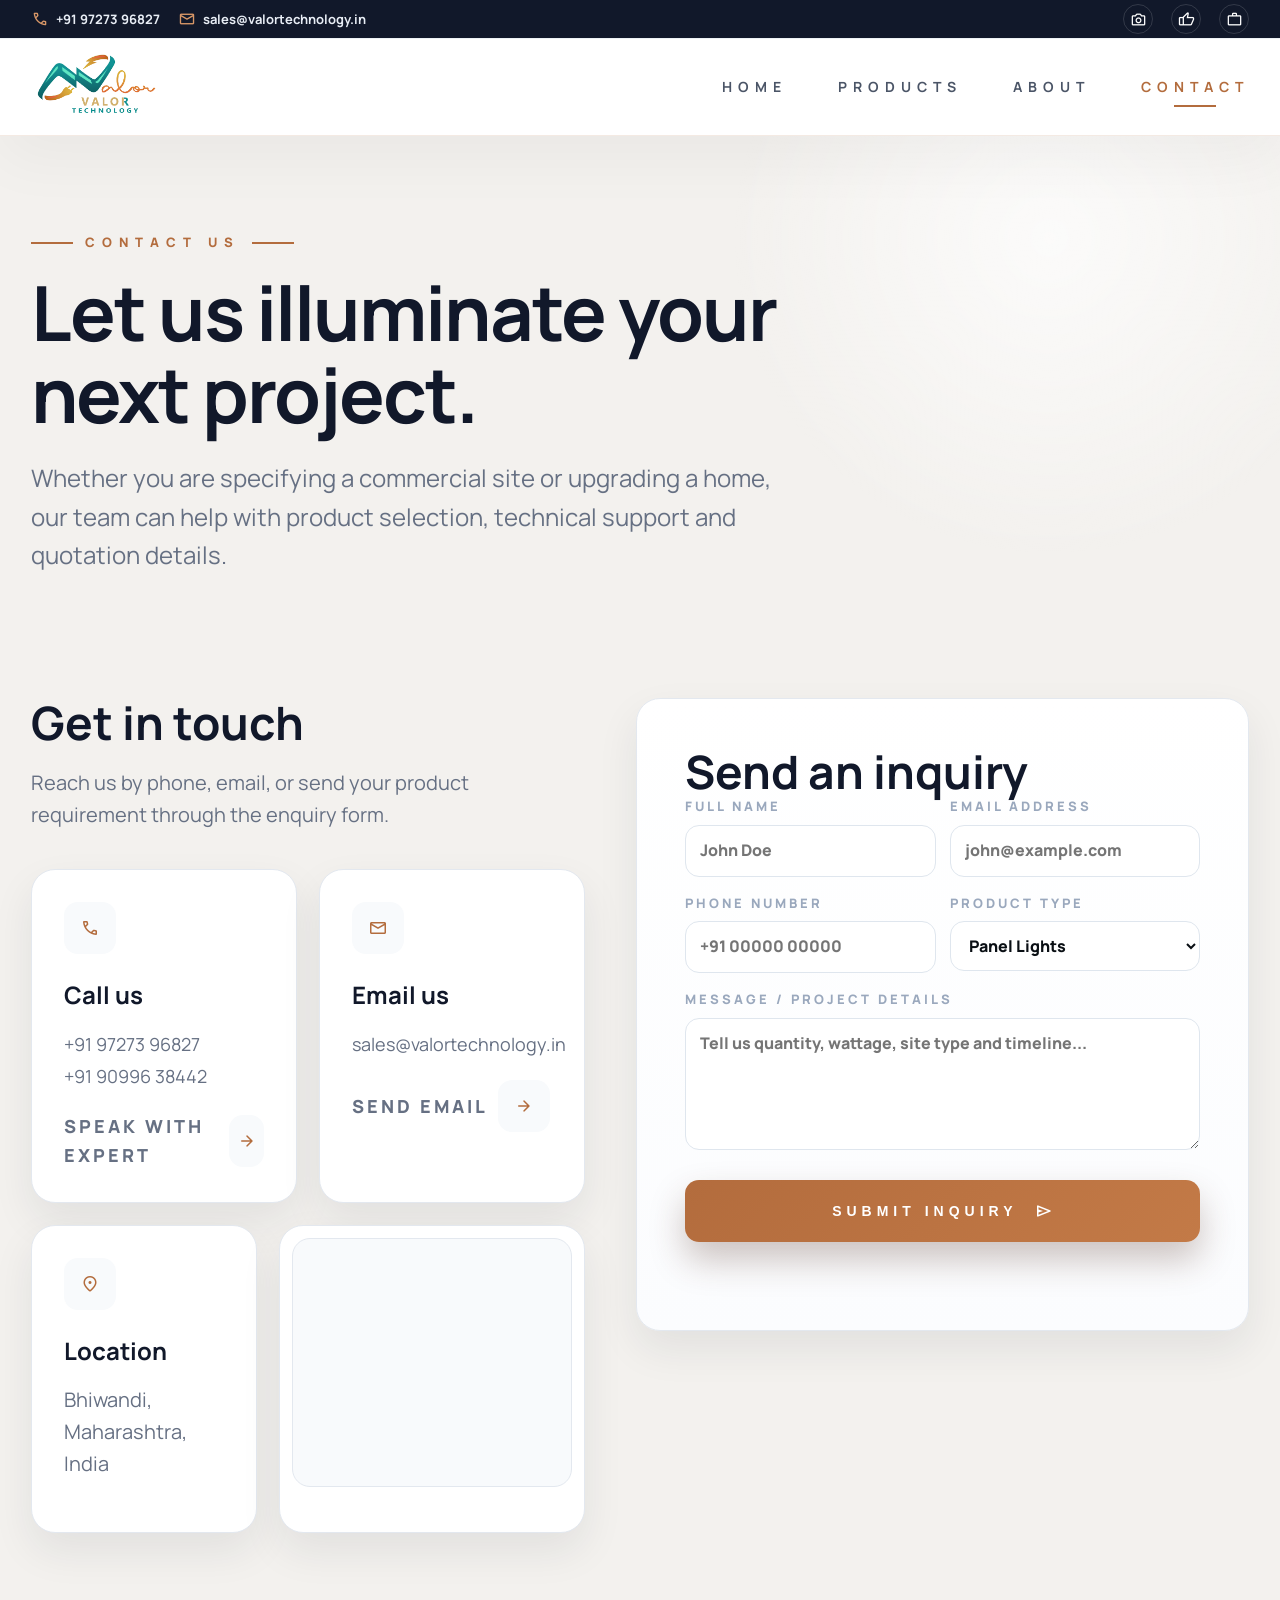
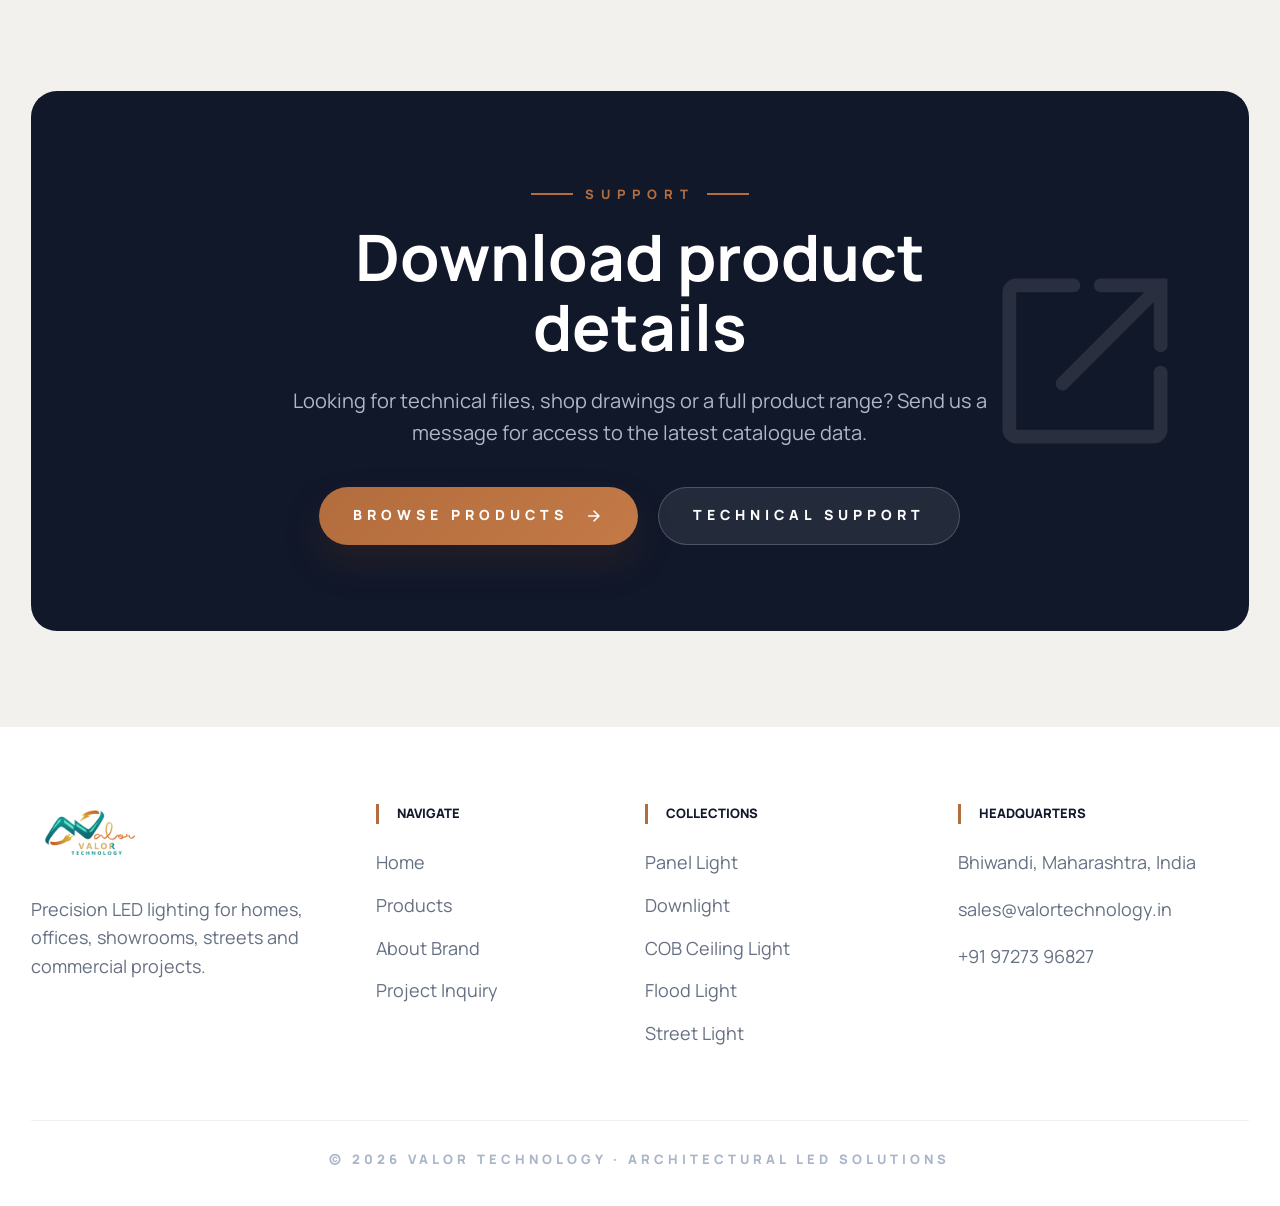
<file: contact.html>
<!DOCTYPE html>
<html lang="en">
<head>
  <meta charset="UTF-8">
  <meta name="viewport" content="width=device-width, initial-scale=1.0">
  <title>Contact Valor LED</title>
  <meta name="description" content="Contact Valor Technology for LED product quotes, dealer enquiries and project lighting requirements.">
  <link rel="preconnect" href="https://fonts.googleapis.com">
  <link rel="preconnect" href="https://fonts.gstatic.com" crossorigin>
  <link href="https://fonts.googleapis.com/css2?family=Manrope:wght@400;500;600;700;800&family=Material+Symbols+Rounded:opsz,wght,FILL,GRAD@24,400,0,0" rel="stylesheet">
  <link rel="stylesheet" href="styles.css">
</head>
<body class="home-page inner-page contact-page">
  <header class="site-header home-header">
    <div class="top-social-bar">
      <div class="top-social-inner">
        <div class="top-contact">
          <a href="tel:+919727396827"><span class="material-symbols-rounded">call</span>+91 97273 96827</a>
          <a href="mailto:sales@valortechnology.in"><span class="material-symbols-rounded">mail</span>sales@valortechnology.in</a>
        </div>
        <div class="top-socials" aria-label="Social links">
          <a href="#" aria-label="Instagram" title="Instagram"><span class="material-symbols-rounded">photo_camera</span></a>
          <a href="#" aria-label="Facebook" title="Facebook"><span class="material-symbols-rounded">thumb_up</span></a>
          <a href="#" aria-label="LinkedIn" title="LinkedIn"><span class="material-symbols-rounded">work</span></a>
        </div>
      </div>
    </div>
    <nav class="nav home-nav" aria-label="Main navigation">
      <a class="brand home-mobile-brand" href="led-web.html"><img src="asset/valor-logo.svg" alt="Valor Technology logo"></a>
      <button class="menu-toggle" type="button" aria-label="Open menu" data-menu-toggle><span></span><span></span><span></span></button>
      <div class="nav-links home-nav-links" data-menu>
        <a href="led-web.html">Home</a>
        <a href="products.html">Products</a>
        <a href="about.html">About</a>
        <a class="active" href="contact.html">Contact</a>
      </div>
    </nav>
  </header>

  <main>
    <section class="inner-hero contact-hero">
      <div class="wrap">
        <p class="kicker">Contact us</p>
        <h1>Let us illuminate your next project.</h1>
        <p>Whether you are specifying a commercial site or upgrading a home, our team can help with product selection, technical support and quotation details.</p>
      </div>
    </section>

    <section class="contact-main">
      <div class="wrap contact-main-grid">
        <div>
          <h2>Get in touch</h2>
          <p>Reach us by phone, email, or send your product requirement through the enquiry form.</p>
          <div class="contact-stack">
            <article><span class="material-symbols-rounded">call</span><h3>Call us</h3><p><a href="tel:+919727396827">+91 97273 96827</a><br><a href="tel:+919099638442">+91 90996 38442</a></p><a class="mini-link" href="tel:+919727396827">Speak with expert <span class="material-symbols-rounded">arrow_forward</span></a></article>
            <article><span class="material-symbols-rounded">mail</span><h3>Email us</h3><p><a href="mailto:sales@valortechnology.in">sales@valortechnology.in</a></p><a class="mini-link" href="mailto:sales@valortechnology.in">Send email <span class="material-symbols-rounded">arrow_forward</span></a></article>
            <div class="location-map-row">
              <article><span class="material-symbols-rounded">location_on</span><h3>Location</h3><p>Bhiwandi, Maharashtra, India</p></article>
              <article class="map-card"><div class="map-embed" aria-label="Google map for Bhiwandi Maharashtra"><iframe title="Bhiwandi Maharashtra map" loading="lazy" referrerpolicy="no-referrer-when-downgrade" src="https://www.google.com/maps?q=Bhiwandi%2C%20Maharashtra%2C%20India&output=embed"></iframe></div></article>
            </div>
          </div>
        </div>

        <section class="inquiry-card">
          <h2>Send an inquiry</h2>
          <form id="quoteForm">
            <div class="form-row">
              <label>Full name<input required type="text" name="name" placeholder="John Doe"></label>
              <label>Email address<input required type="email" name="email" placeholder="john@example.com"></label>
            </div>
            <div class="form-row">
              <label>Phone number<input type="tel" name="phone" placeholder="+91 00000 00000"></label>
              <label>Product type<select name="product"><option>Panel Lights</option><option>COB Spotlights</option><option>Downlights</option><option>Track Lights</option><option>Flood Lights</option><option>Street Lights</option><option>Complete Project</option></select></label>
            </div>
            <label>Message / project details<textarea required name="message" placeholder="Tell us quantity, wattage, site type and timeline..."></textarea></label>
            <button class="pill-btn form-submit" type="submit">Submit Inquiry <span class="material-symbols-rounded">send</span></button>
            <p class="form-note" id="formNote" role="status"></p>
          </form>
        </section>
      </div>
    </section>

    <section class="support-band">
      <div>
        <p class="kicker">Support</p>
        <h2>Download product details</h2>
        <p>Looking for technical files, shop drawings or a full product range? Send us a message for access to the latest catalogue data.</p>
        <div class="showcase-actions center"><a class="pill-btn" href="products.html">Browse Products <span class="material-symbols-rounded">arrow_forward</span></a><a class="pill-btn ghost" href="mailto:sales@valortechnology.in">Technical Support</a></div>
      </div>
      <span class="material-symbols-rounded support-mark">open_in_new</span>
    </section>
  </main>

  <footer class="home-footer">
    <div class="home-footer-grid">
      <div><img class="footer-logo" src="asset/valor-logo.svg" alt="Valor Technology logo"><p>Precision LED lighting for homes, offices, showrooms, streets and commercial projects.</p></div>
      <div><h4>Navigate</h4><a href="led-web.html">Home</a><a href="products.html">Products</a><a href="about.html">About Brand</a><a href="contact.html">Project Inquiry</a></div>
      <div><h4>Collections</h4><a href="products.html">Panel Light</a><a href="products.html">Downlight</a><a href="products.html">COB Ceiling Light</a><a href="products.html">Flood Light</a><a href="products.html">Street Light</a></div>
      <div><h4>Headquarters</h4><p>Bhiwandi, Maharashtra, India</p><p><a href="mailto:sales@valortechnology.in">sales@valortechnology.in</a></p><p><a href="tel:+919727396827">+91 97273 96827</a></p></div>
    </div>
    <div class="home-copyright">© 2026 Valor Technology · Architectural LED Solutions</div>
  </footer>
  <script>
    const toggle = document.querySelector('[data-menu-toggle]');
    const menu = document.querySelector('[data-menu]');
    toggle.addEventListener('click', () => document.body.classList.toggle('menu-open'));
    menu.querySelectorAll('a').forEach(link => link.addEventListener('click', () => document.body.classList.remove('menu-open')));
    const selectedProduct = new URLSearchParams(window.location.search).get('product');
    if (selectedProduct) {
      const productSelect = document.querySelector('select[name="product"]');
      document.querySelector('textarea[name="message"]').value = `I am interested in ${selectedProduct}. Please share details and pricing.`;
      if (productSelect) productSelect.value = 'Complete Project';
    }
    document.querySelector('#quoteForm').addEventListener('submit', event => {
      event.preventDefault();
      document.querySelector('#formNote').textContent = 'Thank you. Your inquiry is ready for the Valor team.';
      event.currentTarget.reset();
    });
  </script>
</body>
</html>
</file>
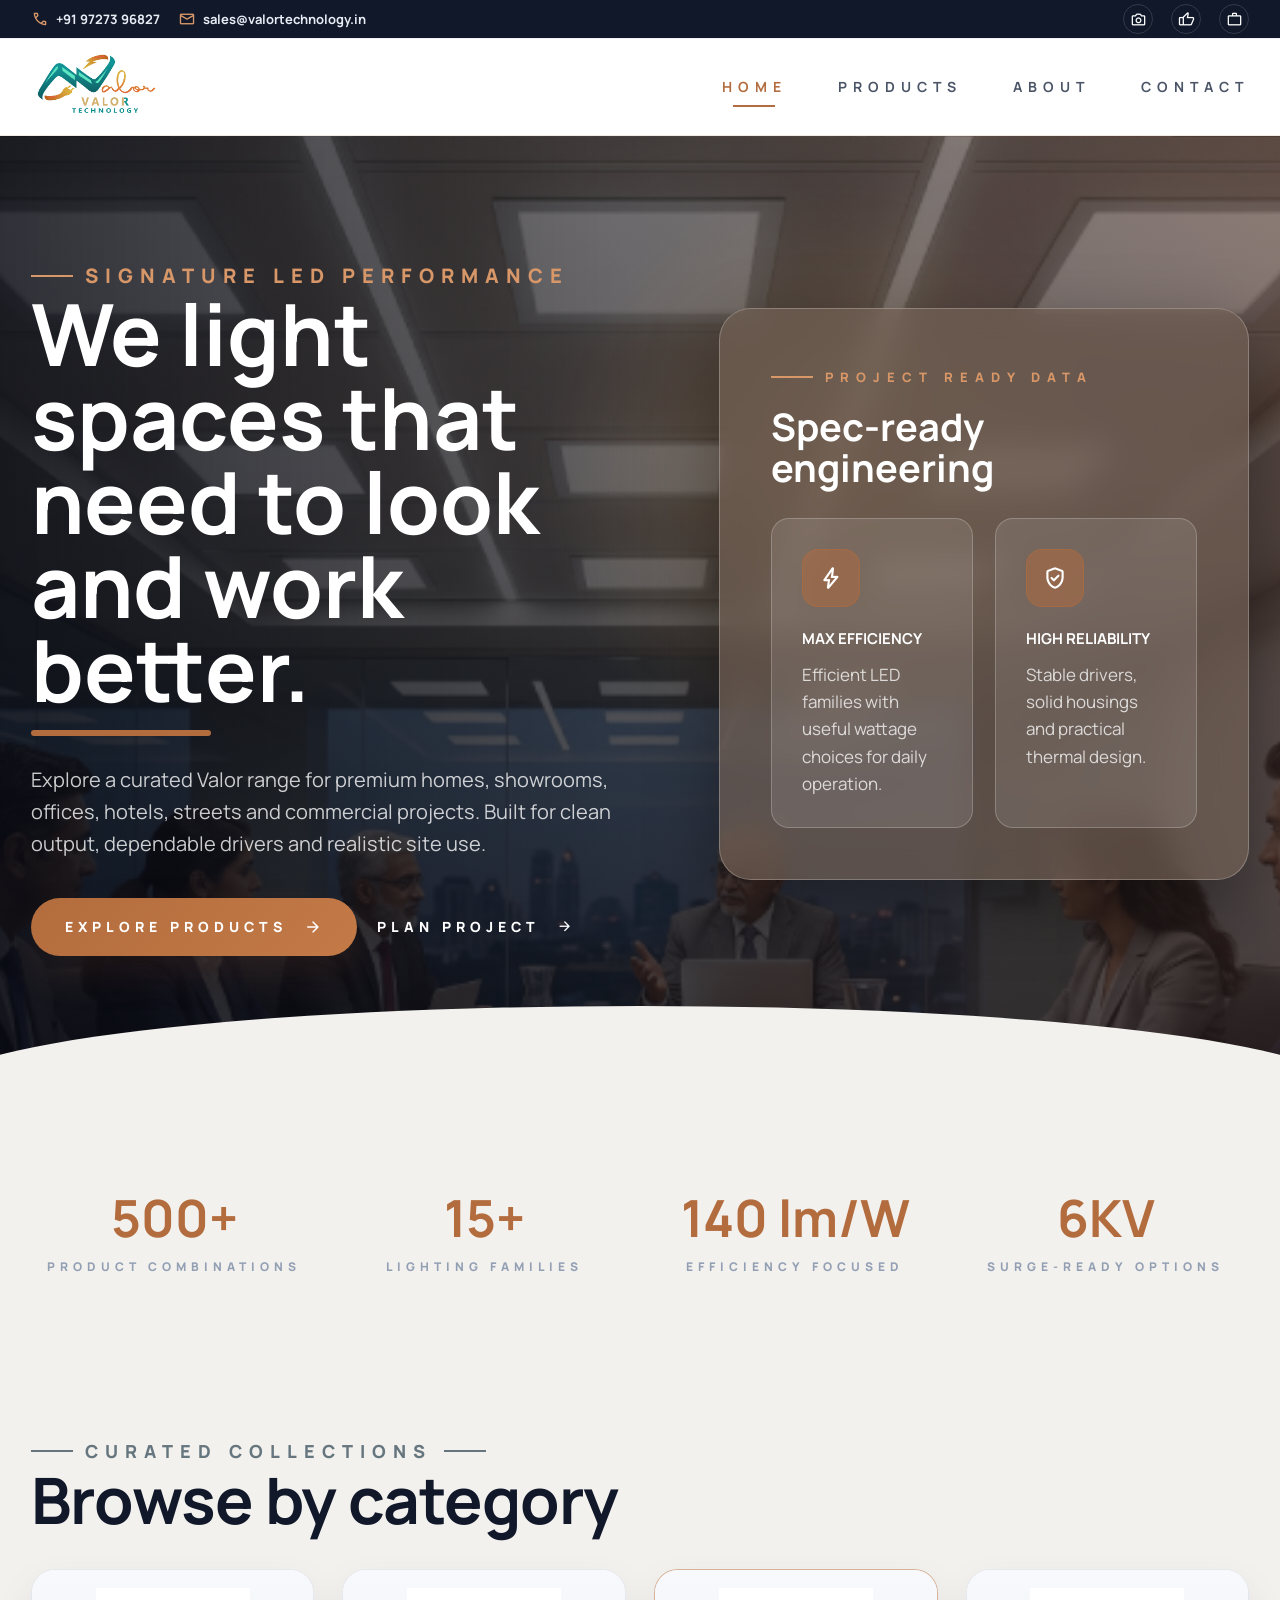
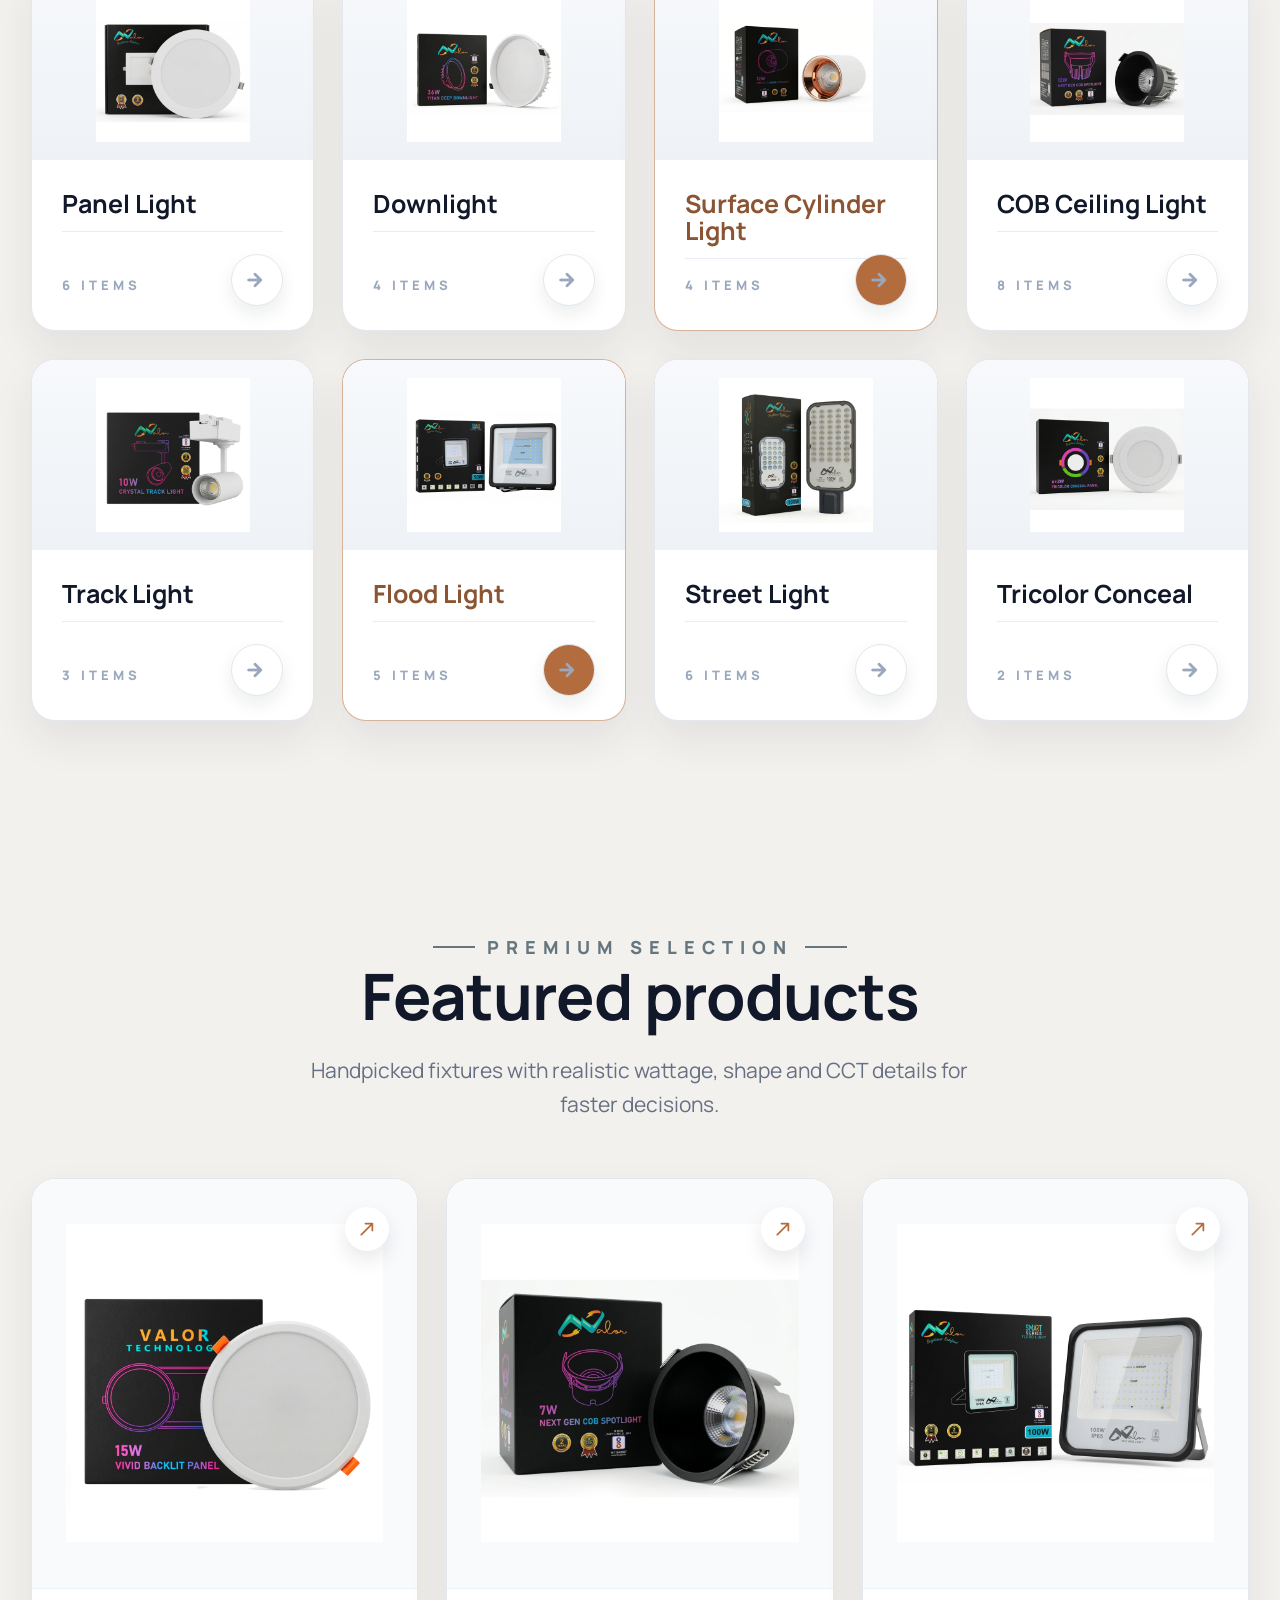
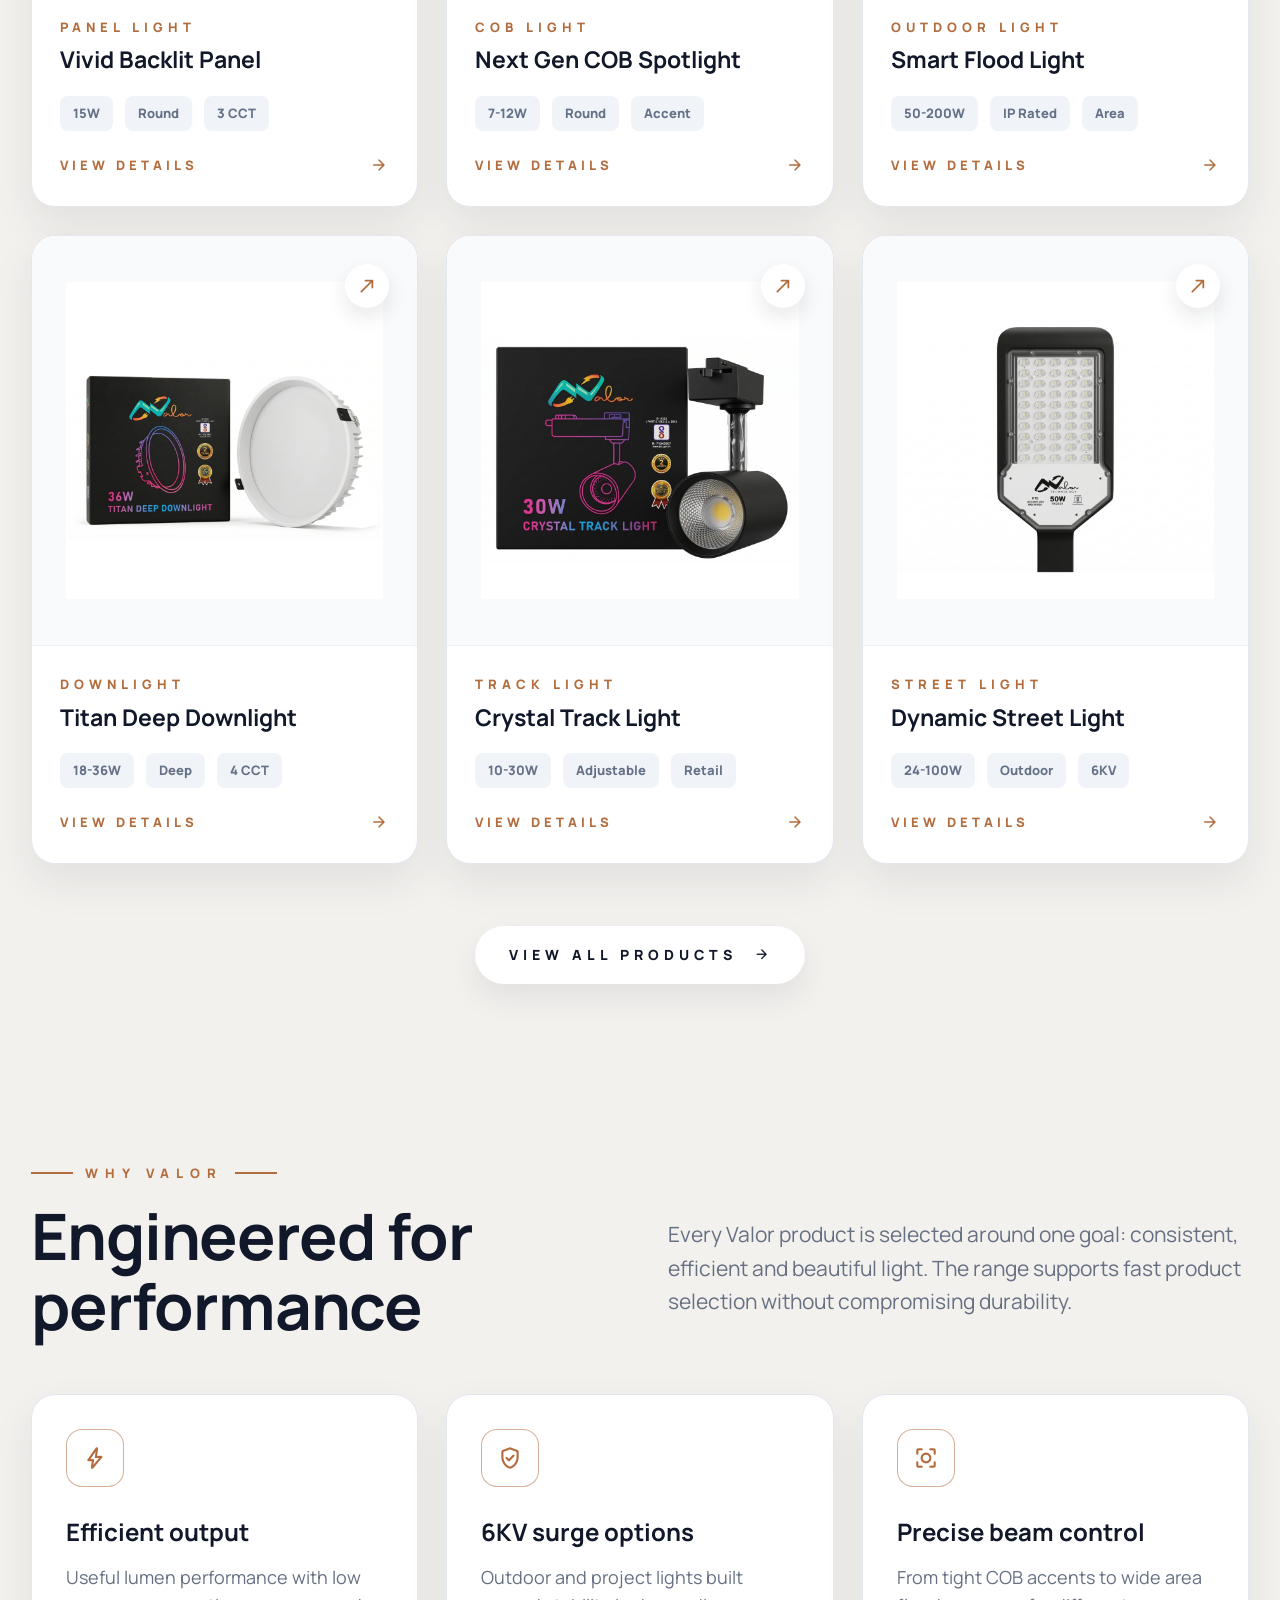
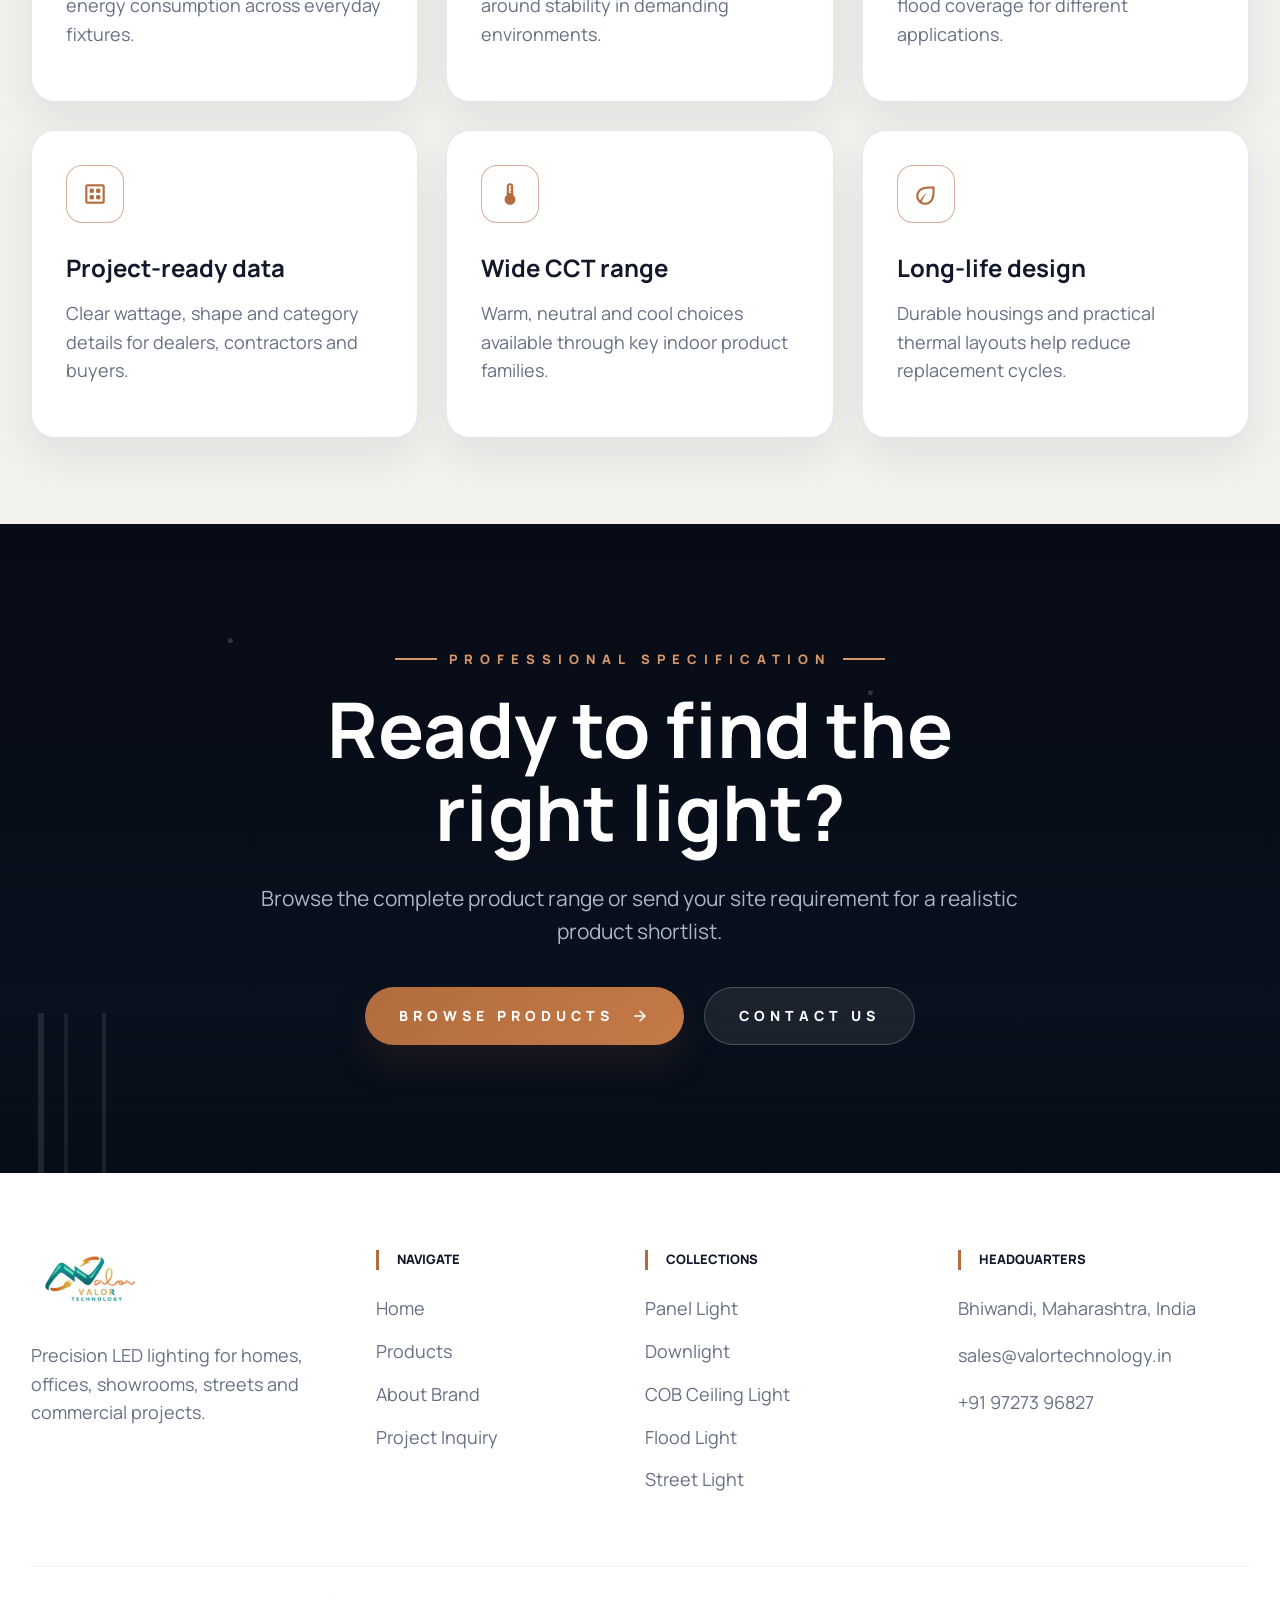
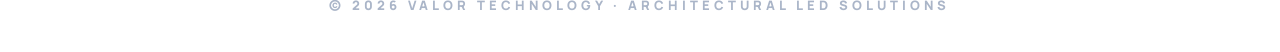
<file: led-web.html>
<!DOCTYPE html>
<html lang="en">
<head>
  <meta charset="UTF-8">
  <meta name="viewport" content="width=device-width, initial-scale=1.0">
  <title>Valor LED - Architectural LED Lighting</title>
  <meta name="description" content="Valor LED lighting catalogue for premium interiors, commercial spaces and outdoor projects.">
  <link rel="preconnect" href="https://fonts.googleapis.com">
  <link rel="preconnect" href="https://fonts.gstatic.com" crossorigin>
  <link href="https://fonts.googleapis.com/css2?family=Manrope:wght@400;500;600;700;800&family=Material+Symbols+Rounded:opsz,wght,FILL,GRAD@24,400,0,0" rel="stylesheet">
  <link rel="stylesheet" href="styles.css">
</head>
<body class="home-page">
  <header class="site-header home-header">
    <div class="top-social-bar">
      <div class="top-social-inner">
        <div class="top-contact">
          <a href="tel:+919727396827"><span class="material-symbols-rounded">call</span>+91 97273 96827</a>
          <a href="mailto:sales@valortechnology.in"><span class="material-symbols-rounded">mail</span>sales@valortechnology.in</a>
        </div>
        <div class="top-socials" aria-label="Social links">
          <a href="#" aria-label="Instagram" title="Instagram"><span class="material-symbols-rounded">photo_camera</span></a>
          <a href="#" aria-label="Facebook" title="Facebook"><span class="material-symbols-rounded">thumb_up</span></a>
          <a href="#" aria-label="LinkedIn" title="LinkedIn"><span class="material-symbols-rounded">work</span></a>
        </div>
      </div>
    </div>
    <nav class="nav home-nav" aria-label="Main navigation">
      <a class="brand home-mobile-brand" href="led-web.html">
        <img src="asset/valor-logo.svg" alt="Valor Technology logo">
      </a>
      <button class="menu-toggle" type="button" aria-label="Open menu" data-menu-toggle>
        <span></span><span></span><span></span>
      </button>
      <div class="nav-links home-nav-links" data-menu>
        <a class="active" href="led-web.html">Home</a>
        <a href="products.html">Products</a>
        <a href="about.html">About</a>
        <a href="contact.html">Contact</a>
      </div>
    </nav>
  </header>

  <main>
    <section class="showcase-hero">
      <div class="showcase-copy">
        <p class="kicker">Signature LED performance</p>
        <h1>We light spaces that need to look and work better.</h1>
        <p>Explore a curated Valor range for premium homes, showrooms, offices, hotels, streets and commercial projects. Built for clean output, dependable drivers and realistic site use.</p>
        <div class="showcase-actions">
          <a class="pill-btn" href="products.html">Explore Products <span class="material-symbols-rounded">arrow_forward</span></a>
          <a class="text-action" href="contact.html">Plan Project <span class="material-symbols-rounded">arrow_forward</span></a>
        </div>
      </div>

      <div class="glass-spec">
        <p class="kicker">Project ready data</p>
        <h2>Spec-ready engineering</h2>
        <div class="spec-grid">
          <article>
            <span class="spec-icon material-symbols-rounded">bolt</span>
            <h3>Max efficiency</h3>
            <p>Efficient LED families with useful wattage choices for daily operation.</p>
          </article>
          <article>
            <span class="spec-icon material-symbols-rounded">verified_user</span>
            <h3>High reliability</h3>
            <p>Stable drivers, solid housings and practical thermal design.</p>
          </article>
        </div>
      </div>
      <div class="hero-wave" aria-hidden="true"></div>
    </section>

    <section class="home-stats" aria-label="Valor LED highlights">
      <div><strong>500+</strong><span>Product combinations</span></div>
      <div><strong>15+</strong><span>Lighting families</span></div>
      <div><strong>140 lm/W</strong><span>Efficiency focused</span></div>
      <div><strong>6KV</strong><span>Surge-ready options</span></div>
    </section>

    <section class="catalog-section">
      <div class="wrap">
        <div class="section-head premium-head">
          <p class="kicker">Curated collections</p>
          <h2>Browse by category</h2>
        </div>
        <div class="category-grid">
          <a class="category-card" href="products.html?category=Panel%20Light">
            <img src="asset/product/18&22W SLEEK PANEL RD.jpg" alt="Panel light category">
            <div>
              <h3>Panel Light</h3>
              <span>6 items</span>
              <b><span class="material-symbols-rounded">arrow_forward</span></b>
            </div>
          </a>
          <a class="category-card" href="products.html?category=Downlight">
            <img src="asset/product/36W TITAN DEEP DOWNLIGHT (1).jpg" alt="Downlight category">
            <div>
              <h3>Downlight</h3>
              <span>4 items</span>
              <b><span class="material-symbols-rounded">arrow_forward</span></b>
            </div>
          </a>
          <a class="category-card featured" href="products.html?category=COB%20Light">
            <img src="asset/product/12W CRYSTA CYLINDER SPOTLIGHT.jpg" alt="Cylinder spotlight category">
            <div>
              <h3>Surface Cylinder Light</h3>
              <span>4 items</span>
              <b><span class="material-symbols-rounded">arrow_forward</span></b>
            </div>
          </a>
          <a class="category-card" href="products.html?category=COB%20Light">
            <img src="asset/product/12W NEXT GEN COB SPOTLIGHT M1.jpg" alt="COB ceiling light category">
            <div>
              <h3>COB Ceiling Light</h3>
              <span>8 items</span>
              <b><span class="material-symbols-rounded">arrow_forward</span></b>
            </div>
          </a>
          <a class="category-card" href="products.html?category=Track%20Light">
            <img src="asset/product/10W CRYSTAL TRACK LIGHT.jpg" alt="Track light category">
            <div>
              <h3>Track Light</h3>
              <span>3 items</span>
              <b><span class="material-symbols-rounded">arrow_forward</span></b>
            </div>
          </a>
          <a class="category-card featured" href="products.html?category=Flood%20Light">
            <img src="asset/product/50W SMART FLOOD LIGHT.jpg" alt="Outdoor flood light category">
            <div>
              <h3>Flood Light</h3>
              <span>5 items</span>
              <b><span class="material-symbols-rounded">arrow_forward</span></b>
            </div>
          </a>
          <a class="category-card" href="products.html?category=Street%20Light">
            <img src="asset/product/100W SHARP STREET LIGHT.jpg" alt="Street light category">
            <div>
              <h3>Street Light</h3>
              <span>6 items</span>
              <b><span class="material-symbols-rounded">arrow_forward</span></b>
            </div>
          </a>
          <a class="category-card" href="products.html?category=Panel%20Light">
            <img src="asset/product/6+3 TRICOLOR CONCEAL PANEL.jpg" alt="Concealed panel category">
            <div>
              <h3>Tricolor Conceal</h3>
              <span>2 items</span>
              <b><span class="material-symbols-rounded">arrow_forward</span></b>
            </div>
          </a>
        </div>
      </div>
    </section>

    <section class="catalog-section product-showcase">
      <div class="wrap">
        <div class="section-head premium-head center">
          <p class="kicker">Premium selection</p>
          <h2>Featured products</h2>
          <p>Handpicked fixtures with realistic wattage, shape and CCT details for faster decisions.</p>
        </div>
        <div class="premium-products">
          <article class="premium-product-card">
            <a class="corner-action" href="contact.html?product=Vivid%20Backlit%20Panel" aria-label="View panel light"><span class="material-symbols-rounded">north_east</span></a>
            <img src="asset/product/15W VIVID BACKLIT PANEL RD.jpg" alt="Vivid round panel light">
            <div class="premium-product-body">
              <p>Panel Light</p>
              <h3>Vivid Backlit Panel</h3>
              <div class="product-chips"><span>15W</span><span>Round</span><span>3 CCT</span></div>
              <a href="contact.html?product=Vivid%20Backlit%20Panel">View Details <span class="material-symbols-rounded">arrow_forward</span></a>
            </div>
          </article>
          <article class="premium-product-card">
            <a class="corner-action" href="contact.html?product=Next%20Gen%20COB%20Spotlight" aria-label="View COB spotlight"><span class="material-symbols-rounded">north_east</span></a>
            <img src="asset/product/7W NEXT GEN COB SPOTLIGHT.jpg" alt="Next Gen COB spotlight">
            <div class="premium-product-body">
              <p>COB Light</p>
              <h3>Next Gen COB Spotlight</h3>
              <div class="product-chips"><span>7-12W</span><span>Round</span><span>Accent</span></div>
              <a href="contact.html?product=Next%20Gen%20COB%20Spotlight">View Details <span class="material-symbols-rounded">arrow_forward</span></a>
            </div>
          </article>
          <article class="premium-product-card">
            <a class="corner-action" href="contact.html?product=Smart%20Flood%20Light" aria-label="View flood light"><span class="material-symbols-rounded">north_east</span></a>
            <img src="asset/product/100W SMART FLOOD LIGHT.jpg" alt="Smart flood light">
            <div class="premium-product-body">
              <p>Outdoor Light</p>
              <h3>Smart Flood Light</h3>
              <div class="product-chips"><span>50-200W</span><span>IP Rated</span><span>Area</span></div>
              <a href="contact.html?product=Smart%20Flood%20Light">View Details <span class="material-symbols-rounded">arrow_forward</span></a>
            </div>
          </article>
          <article class="premium-product-card">
            <a class="corner-action" href="contact.html?product=Titan%20Deep%20Downlight" aria-label="View downlight"><span class="material-symbols-rounded">north_east</span></a>
            <img src="asset/product/36W TITAN DEEP DOWNLIGHT (1).jpg" alt="Titan deep downlight">
            <div class="premium-product-body">
              <p>Downlight</p>
              <h3>Titan Deep Downlight</h3>
              <div class="product-chips"><span>18-36W</span><span>Deep</span><span>4 CCT</span></div>
              <a href="contact.html?product=Titan%20Deep%20Downlight">View Details <span class="material-symbols-rounded">arrow_forward</span></a>
            </div>
          </article>
          <article class="premium-product-card">
            <a class="corner-action" href="contact.html?product=Crystal%20Track%20Light" aria-label="View track light"><span class="material-symbols-rounded">north_east</span></a>
            <img src="asset/product/30W CRYSTAL TRACK LIGHT (1).jpg" alt="Crystal track light">
            <div class="premium-product-body">
              <p>Track Light</p>
              <h3>Crystal Track Light</h3>
              <div class="product-chips"><span>10-30W</span><span>Adjustable</span><span>Retail</span></div>
              <a href="contact.html?product=Crystal%20Track%20Light">View Details <span class="material-symbols-rounded">arrow_forward</span></a>
            </div>
          </article>
          <article class="premium-product-card">
            <a class="corner-action" href="contact.html?product=Dynamic%20Street%20Light" aria-label="View street light"><span class="material-symbols-rounded">north_east</span></a>
            <img src="asset/product/50W DYNAMIC STREET LIGHT.jpg" alt="Dynamic street light">
            <div class="premium-product-body">
              <p>Street Light</p>
              <h3>Dynamic Street Light</h3>
              <div class="product-chips"><span>24-100W</span><span>Outdoor</span><span>6KV</span></div>
              <a href="contact.html?product=Dynamic%20Street%20Light">View Details <span class="material-symbols-rounded">arrow_forward</span></a>
            </div>
          </article>
        </div>
        <div class="center-action-row">
          <a class="outline-pill" href="products.html">View All Products <span class="material-symbols-rounded">arrow_forward</span></a>
        </div>
      </div>
    </section>

    <section class="performance-section">
      <div class="wrap">
        <div class="performance-intro">
          <div>
            <p class="kicker">Why Valor</p>
            <h2>Engineered for performance</h2>
          </div>
          <p>Every Valor product is selected around one goal: consistent, efficient and beautiful light. The range supports fast product selection without compromising durability.</p>
        </div>
        <div class="feature-grid">
          <article><span class="material-symbols-rounded">bolt</span><h3>Efficient output</h3><p>Useful lumen performance with low energy consumption across everyday fixtures.</p></article>
          <article><span class="material-symbols-rounded">verified_user</span><h3>6KV surge options</h3><p>Outdoor and project lights built around stability in demanding environments.</p></article>
          <article><span class="material-symbols-rounded">center_focus_strong</span><h3>Precise beam control</h3><p>From tight COB accents to wide area flood coverage for different applications.</p></article>
          <article><span class="material-symbols-rounded">dataset</span><h3>Project-ready data</h3><p>Clear wattage, shape and category details for dealers, contractors and buyers.</p></article>
          <article><span class="material-symbols-rounded">device_thermostat</span><h3>Wide CCT range</h3><p>Warm, neutral and cool choices available through key indoor product families.</p></article>
          <article><span class="material-symbols-rounded">eco</span><h3>Long-life design</h3><p>Durable housings and practical thermal layouts help reduce replacement cycles.</p></article>
        </div>
      </div>
    </section>

    <section class="night-cta">
      <div class="wrap">
        <p class="kicker">Professional specification</p>
        <h2>Ready to find the right light?</h2>
        <p>Browse the complete product range or send your site requirement for a realistic product shortlist.</p>
        <div class="showcase-actions center">
          <a class="pill-btn" href="products.html">Browse Products <span class="material-symbols-rounded">arrow_forward</span></a>
          <a class="pill-btn ghost" href="contact.html">Contact Us</a>
        </div>
      </div>
    </section>
  </main>

  <footer class="home-footer">
    <div class="home-footer-grid">
      <div>
        <img class="footer-logo" src="asset/valor-logo.svg" alt="Valor Technology logo">
        <p>Precision LED lighting for homes, offices, showrooms, streets and commercial projects.</p>
      </div>
      <div>
        <h4>Navigate</h4>
        <a href="led-web.html">Home</a>
        <a href="products.html">Products</a>
        <a href="about.html">About Brand</a>
        <a href="contact.html">Project Inquiry</a>
      </div>
      <div>
        <h4>Collections</h4>
        <a href="products.html">Panel Light</a>
        <a href="products.html">Downlight</a>
        <a href="products.html">COB Ceiling Light</a>
        <a href="products.html">Flood Light</a>
        <a href="products.html">Street Light</a>
      </div>
      <div>
        <h4>Headquarters</h4>
        <p>Bhiwandi, Maharashtra, India</p>
        <p>sales@valortechnology.in</p>
        <p>+91 97273 96827</p>
      </div>
    </div>
    <div class="home-copyright">© 2026 Valor Technology · Architectural LED Solutions</div>
  </footer>

  <script>
    const toggle = document.querySelector('[data-menu-toggle]');
    const menu = document.querySelector('[data-menu]');
    toggle.addEventListener('click', () => document.body.classList.toggle('menu-open'));
    menu.querySelectorAll('a').forEach(link => link.addEventListener('click', () => document.body.classList.remove('menu-open')));
  </script>
</body>
</html>
</file>
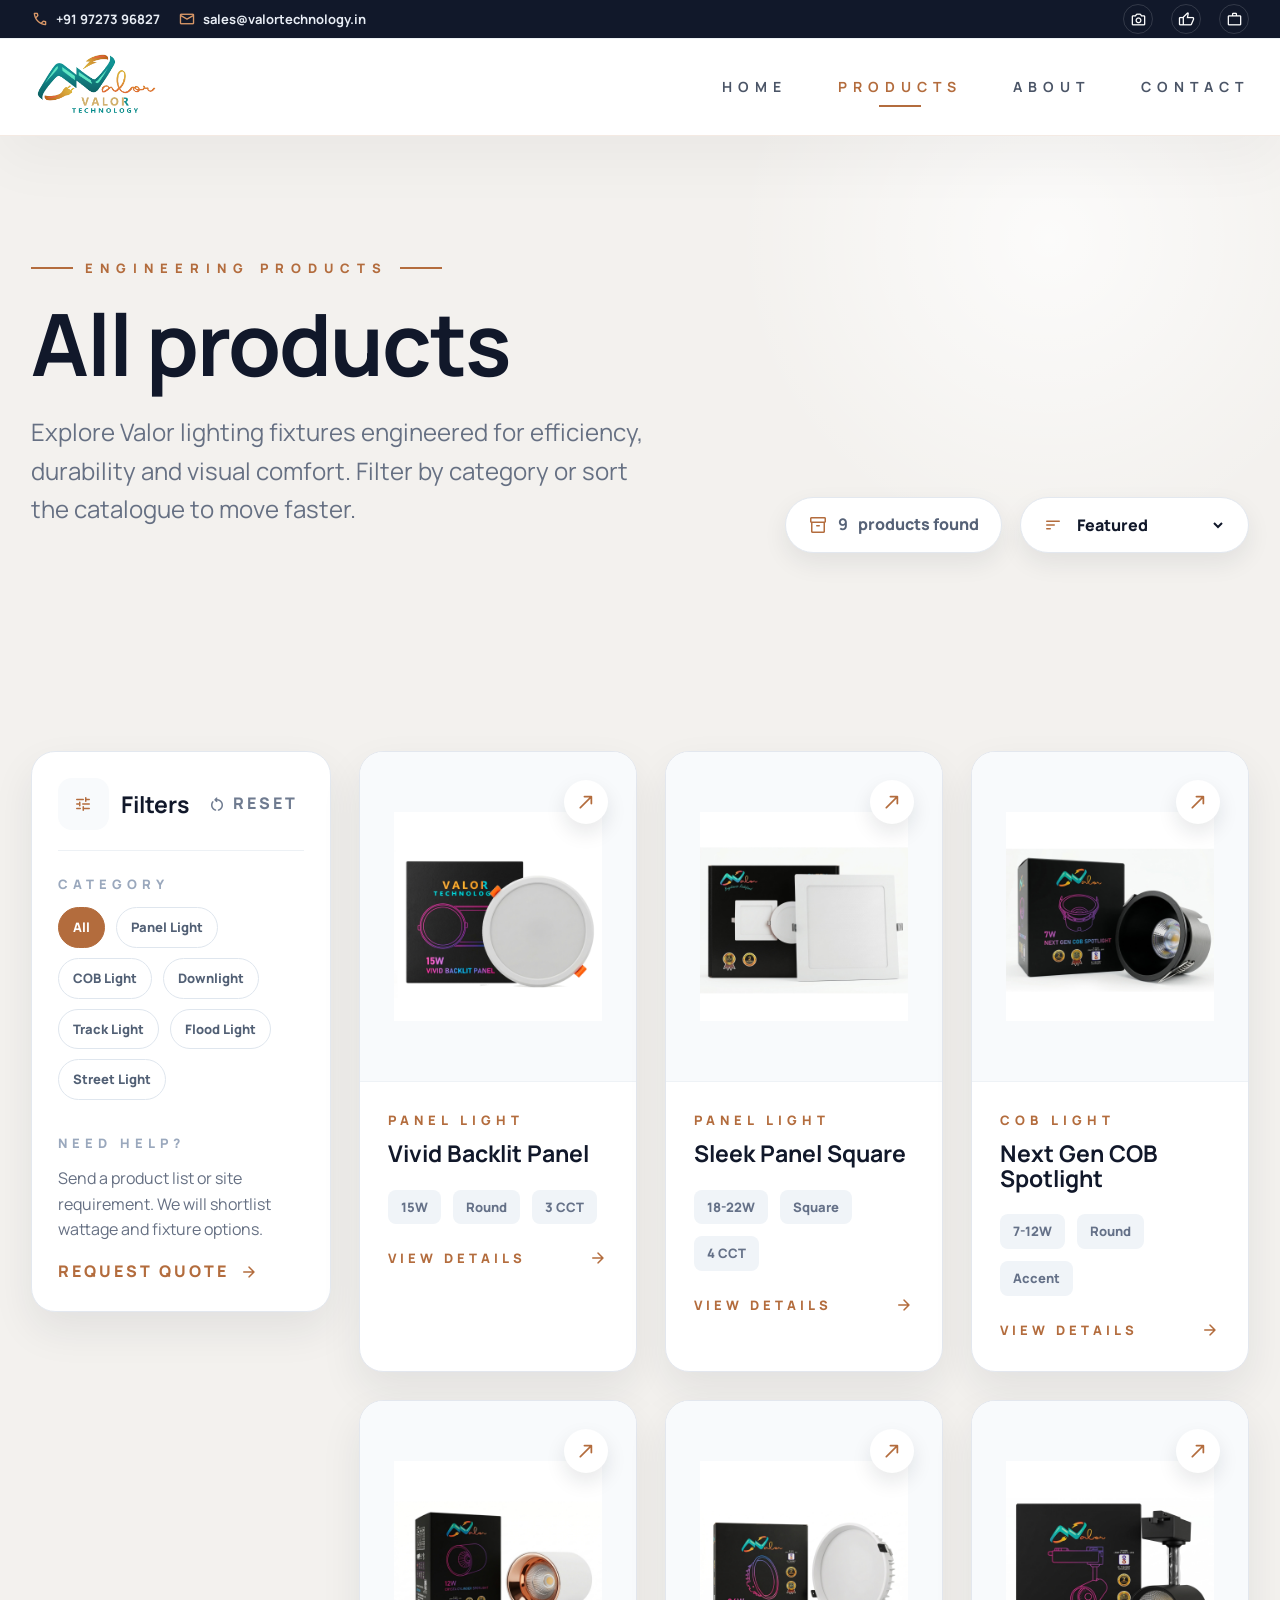
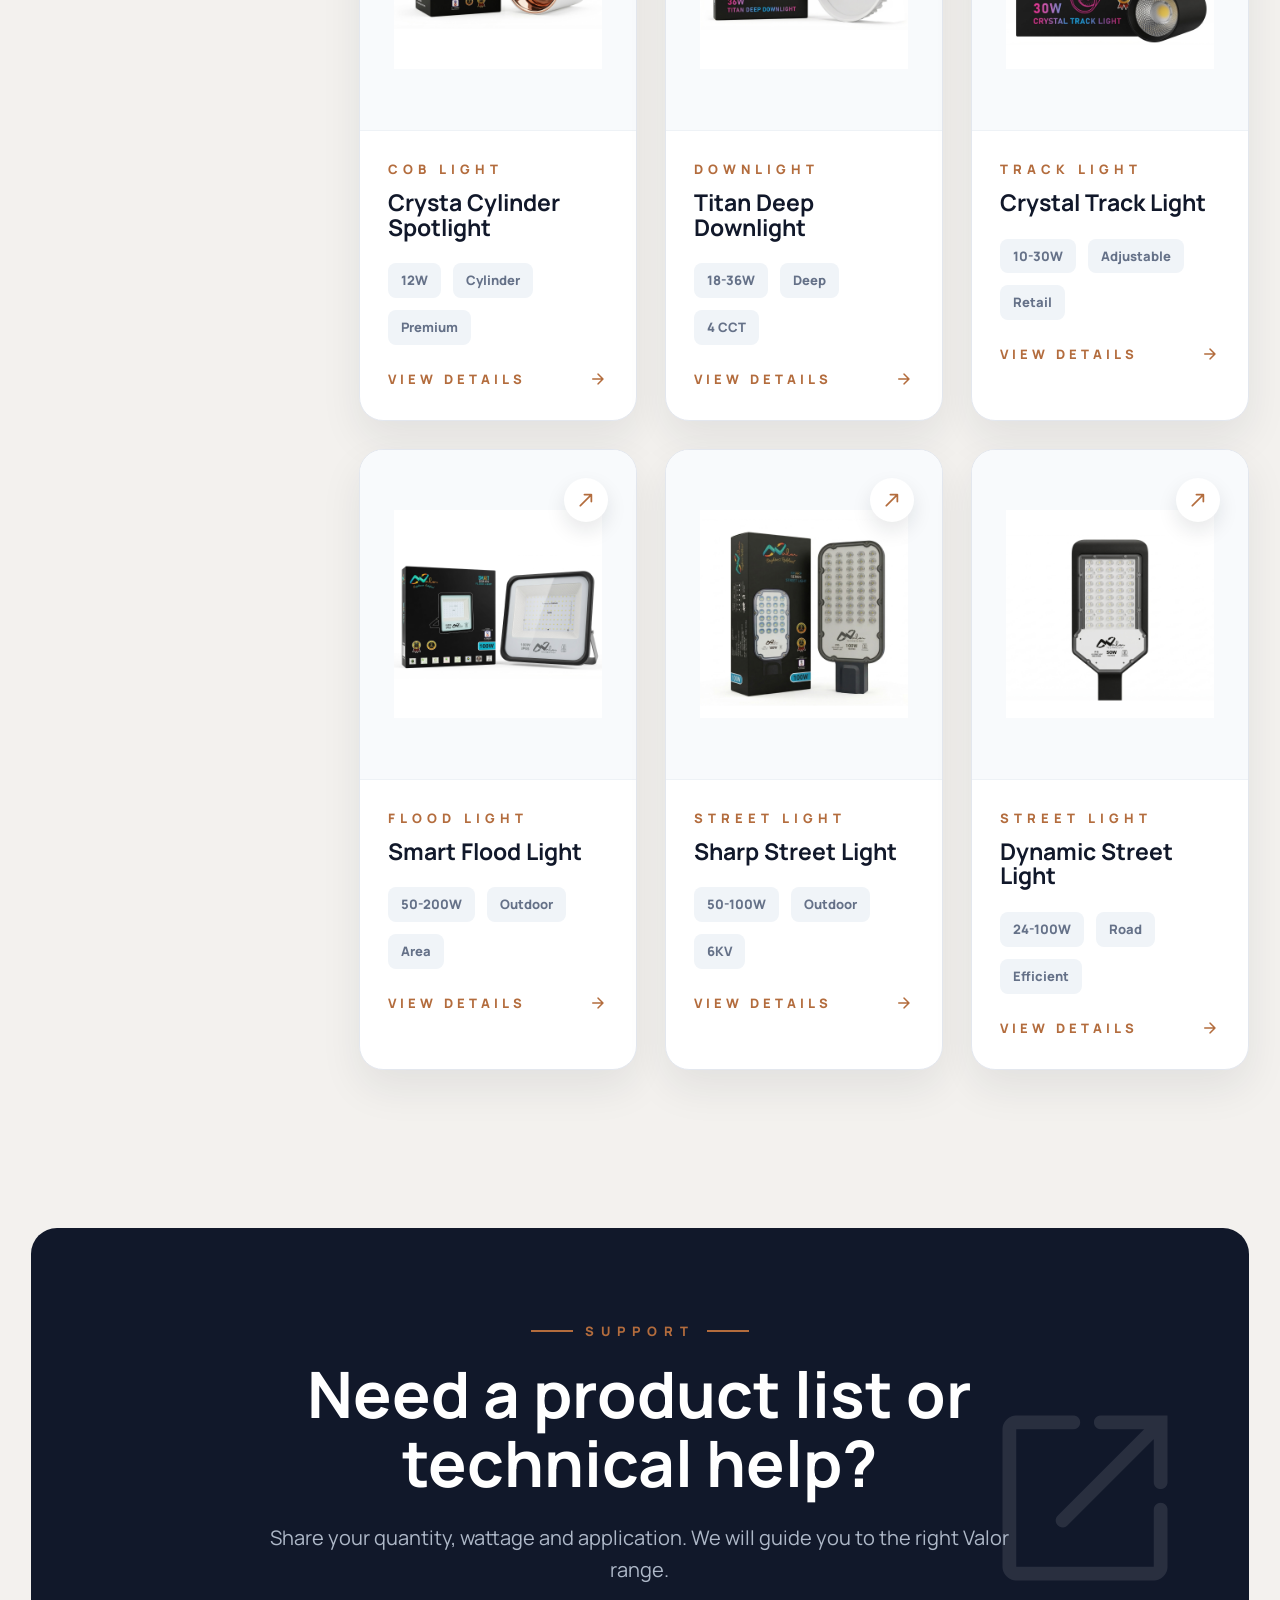
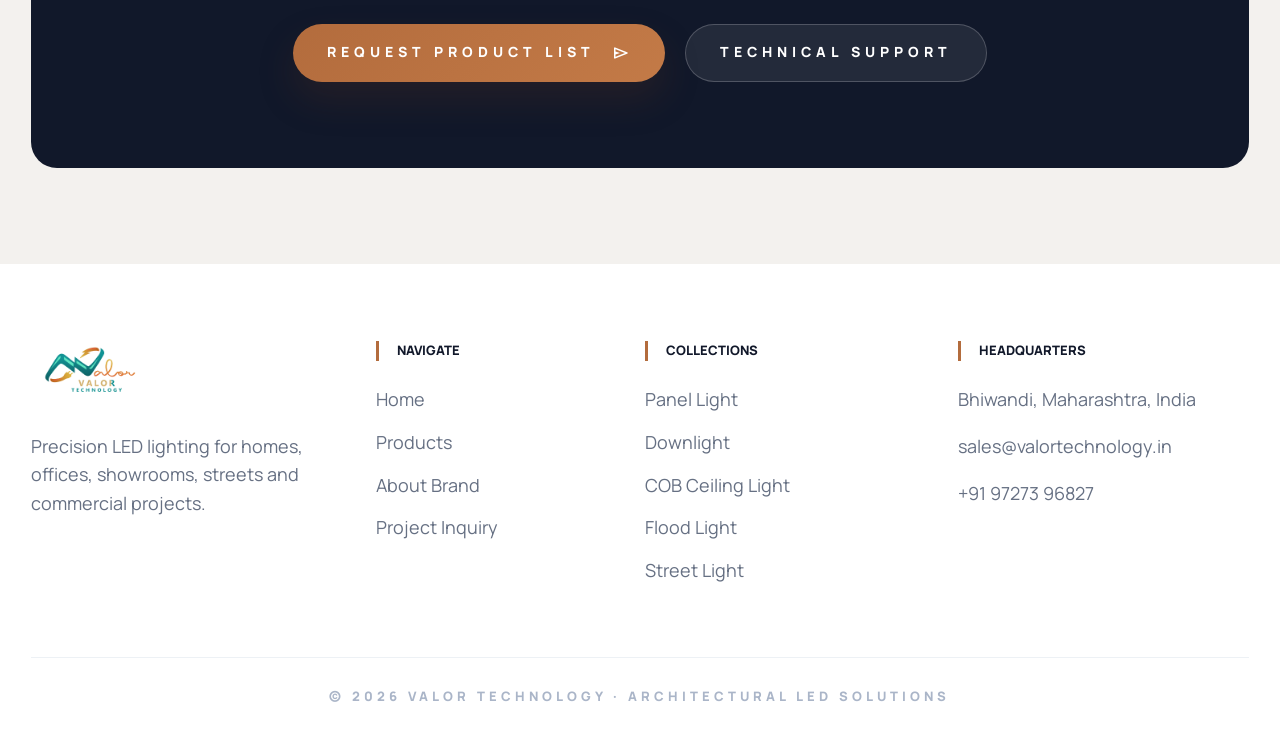
<file: products.html>
<!DOCTYPE html>
<html lang="en">
<head>
  <meta charset="UTF-8">
  <meta name="viewport" content="width=device-width, initial-scale=1.0">
  <title>Valor LED Products</title>
  <meta name="description" content="Explore Valor LED panel lights, COB spotlights, flood lights, street lights, track lights and downlights.">
  <link rel="preconnect" href="https://fonts.googleapis.com">
  <link rel="preconnect" href="https://fonts.gstatic.com" crossorigin>
  <link href="https://fonts.googleapis.com/css2?family=Manrope:wght@400;500;600;700;800&family=Material+Symbols+Rounded:opsz,wght,FILL,GRAD@24,400,0,0" rel="stylesheet">
  <link rel="stylesheet" href="styles.css">
</head>
<body class="home-page inner-page products-page">
  <header class="site-header home-header">
    <div class="top-social-bar">
      <div class="top-social-inner">
        <div class="top-contact">
          <a href="tel:+919727396827"><span class="material-symbols-rounded">call</span>+91 97273 96827</a>
          <a href="mailto:sales@valortechnology.in"><span class="material-symbols-rounded">mail</span>sales@valortechnology.in</a>
        </div>
        <div class="top-socials" aria-label="Social links">
          <a href="#" aria-label="Instagram" title="Instagram"><span class="material-symbols-rounded">photo_camera</span></a>
          <a href="#" aria-label="Facebook" title="Facebook"><span class="material-symbols-rounded">thumb_up</span></a>
          <a href="#" aria-label="LinkedIn" title="LinkedIn"><span class="material-symbols-rounded">work</span></a>
        </div>
      </div>
    </div>
    <nav class="nav home-nav" aria-label="Main navigation">
      <a class="brand home-mobile-brand" href="led-web.html"><img src="asset/valor-logo.svg" alt="Valor Technology logo"></a>
      <button class="menu-toggle" type="button" aria-label="Open menu" data-menu-toggle><span></span><span></span><span></span></button>
      <div class="nav-links home-nav-links" data-menu>
        <a href="led-web.html">Home</a>
        <a class="active" href="products.html">Products</a>
        <a href="about.html">About</a>
        <a href="contact.html">Contact</a>
      </div>
    </nav>
  </header>

  <main>
    <section class="inner-hero">
      <div class="wrap inner-hero-grid">
        <div>
          <p class="kicker">Engineering products</p>
          <h1>All products</h1>
          <p>Explore Valor lighting fixtures engineered for efficiency, durability and visual comfort. Filter by category or sort the catalogue to move faster.</p>
        </div>
        <div class="product-tools">
          <span><i class="material-symbols-rounded">inventory_2</i><b id="productCount">12</b> products found</span>
          <label><i class="material-symbols-rounded">sort</i><select id="sortProducts"><option value="featured">Featured</option><option value="az">A-Z</option><option value="watt">Low watt first</option></select></label>
        </div>
      </div>
    </section>

    <section class="product-catalog">
      <div class="wrap product-layout">
        <aside class="filter-panel">
          <div class="filter-title">
            <span class="material-symbols-rounded">tune</span>
            <h2>Filters</h2>
            <button type="button" id="resetFilters"><span class="material-symbols-rounded">restart_alt</span>Reset</button>
          </div>
          <div class="filter-group">
            <h3>Category</h3>
            <button class="chip-filter active" data-filter="all" type="button">All</button>
            <button class="chip-filter" data-filter="Panel Light" type="button">Panel Light</button>
            <button class="chip-filter" data-filter="COB Light" type="button">COB Light</button>
            <button class="chip-filter" data-filter="Downlight" type="button">Downlight</button>
            <button class="chip-filter" data-filter="Track Light" type="button">Track Light</button>
            <button class="chip-filter" data-filter="Flood Light" type="button">Flood Light</button>
            <button class="chip-filter" data-filter="Street Light" type="button">Street Light</button>
          </div>
          <div class="filter-group">
            <h3>Need help?</h3>
            <p>Send a product list or site requirement. We will shortlist wattage and fixture options.</p>
            <a class="mini-link" href="contact.html">Request quote <span class="material-symbols-rounded">arrow_forward</span></a>
          </div>
        </aside>

        <div class="product-results" id="productGrid">
          <article class="premium-product-card catalog-card" data-category="Panel Light" data-name="Vivid Backlit Panel" data-watt="15">
            <a class="corner-action" href="contact.html?product=Vivid%20Backlit%20Panel" aria-label="Ask about Vivid Backlit Panel"><span class="material-symbols-rounded">north_east</span></a>
            <img src="asset/product/15W VIVID BACKLIT PANEL RD.jpg" alt="Vivid round panel light">
            <div class="premium-product-body"><p>Panel Light</p><h3>Vivid Backlit Panel</h3><div class="product-chips"><span>15W</span><span>Round</span><span>3 CCT</span></div><a href="contact.html?product=Vivid%20Backlit%20Panel">View Details <span class="material-symbols-rounded">arrow_forward</span></a></div>
          </article>
          <article class="premium-product-card catalog-card" data-category="Panel Light" data-name="Sleek Panel Square" data-watt="18">
            <a class="corner-action" href="contact.html?product=Sleek%20Panel%20Square" aria-label="Ask about Sleek Panel Square"><span class="material-symbols-rounded">north_east</span></a>
            <img src="asset/product/18&22W SLEEK PANEL SQ.jpg" alt="Sleek square panel light">
            <div class="premium-product-body"><p>Panel Light</p><h3>Sleek Panel Square</h3><div class="product-chips"><span>18-22W</span><span>Square</span><span>4 CCT</span></div><a href="contact.html?product=Sleek%20Panel%20Square">View Details <span class="material-symbols-rounded">arrow_forward</span></a></div>
          </article>
          <article class="premium-product-card catalog-card" data-category="COB Light" data-name="Next Gen COB Spotlight" data-watt="7">
            <a class="corner-action" href="contact.html?product=Next%20Gen%20COB%20Spotlight" aria-label="Ask about Next Gen COB Spotlight"><span class="material-symbols-rounded">north_east</span></a>
            <img src="asset/product/7W NEXT GEN COB SPOTLIGHT.jpg" alt="Next Gen COB spotlight">
            <div class="premium-product-body"><p>COB Light</p><h3>Next Gen COB Spotlight</h3><div class="product-chips"><span>7-12W</span><span>Round</span><span>Accent</span></div><a href="contact.html?product=Next%20Gen%20COB%20Spotlight">View Details <span class="material-symbols-rounded">arrow_forward</span></a></div>
          </article>
          <article class="premium-product-card catalog-card" data-category="COB Light" data-name="Crysta Cylinder Spotlight" data-watt="12">
            <a class="corner-action" href="contact.html?product=Crysta%20Cylinder%20Spotlight" aria-label="Ask about Crysta Cylinder Spotlight"><span class="material-symbols-rounded">north_east</span></a>
            <img src="asset/product/12W CRYSTA CYLINDER SPOTLIGHT.jpg" alt="Crysta cylinder spotlight">
            <div class="premium-product-body"><p>COB Light</p><h3>Crysta Cylinder Spotlight</h3><div class="product-chips"><span>12W</span><span>Cylinder</span><span>Premium</span></div><a href="contact.html?product=Crysta%20Cylinder%20Spotlight">View Details <span class="material-symbols-rounded">arrow_forward</span></a></div>
          </article>
          <article class="premium-product-card catalog-card" data-category="Downlight" data-name="Titan Deep Downlight" data-watt="18">
            <a class="corner-action" href="contact.html?product=Titan%20Deep%20Downlight" aria-label="Ask about Titan Deep Downlight"><span class="material-symbols-rounded">north_east</span></a>
            <img src="asset/product/36W TITAN DEEP DOWNLIGHT (1).jpg" alt="Titan deep downlight">
            <div class="premium-product-body"><p>Downlight</p><h3>Titan Deep Downlight</h3><div class="product-chips"><span>18-36W</span><span>Deep</span><span>4 CCT</span></div><a href="contact.html?product=Titan%20Deep%20Downlight">View Details <span class="material-symbols-rounded">arrow_forward</span></a></div>
          </article>
          <article class="premium-product-card catalog-card" data-category="Track Light" data-name="Crystal Track Light" data-watt="10">
            <a class="corner-action" href="contact.html?product=Crystal%20Track%20Light" aria-label="Ask about Crystal Track Light"><span class="material-symbols-rounded">north_east</span></a>
            <img src="asset/product/30W CRYSTAL TRACK LIGHT (1).jpg" alt="Crystal track light">
            <div class="premium-product-body"><p>Track Light</p><h3>Crystal Track Light</h3><div class="product-chips"><span>10-30W</span><span>Adjustable</span><span>Retail</span></div><a href="contact.html?product=Crystal%20Track%20Light">View Details <span class="material-symbols-rounded">arrow_forward</span></a></div>
          </article>
          <article class="premium-product-card catalog-card" data-category="Flood Light" data-name="Smart Flood Light" data-watt="50">
            <a class="corner-action" href="contact.html?product=Smart%20Flood%20Light" aria-label="Ask about Smart Flood Light"><span class="material-symbols-rounded">north_east</span></a>
            <img src="asset/product/100W SMART FLOOD LIGHT.jpg" alt="Smart flood light">
            <div class="premium-product-body"><p>Flood Light</p><h3>Smart Flood Light</h3><div class="product-chips"><span>50-200W</span><span>Outdoor</span><span>Area</span></div><a href="contact.html?product=Smart%20Flood%20Light">View Details <span class="material-symbols-rounded">arrow_forward</span></a></div>
          </article>
          <article class="premium-product-card catalog-card" data-category="Street Light" data-name="Sharp Street Light" data-watt="50">
            <a class="corner-action" href="contact.html?product=Sharp%20Street%20Light" aria-label="Ask about Sharp Street Light"><span class="material-symbols-rounded">north_east</span></a>
            <img src="asset/product/100W SHARP STREET LIGHT.jpg" alt="Sharp street light">
            <div class="premium-product-body"><p>Street Light</p><h3>Sharp Street Light</h3><div class="product-chips"><span>50-100W</span><span>Outdoor</span><span>6KV</span></div><a href="contact.html?product=Sharp%20Street%20Light">View Details <span class="material-symbols-rounded">arrow_forward</span></a></div>
          </article>
          <article class="premium-product-card catalog-card" data-category="Street Light" data-name="Dynamic Street Light" data-watt="24">
            <a class="corner-action" href="contact.html?product=Dynamic%20Street%20Light" aria-label="Ask about Dynamic Street Light"><span class="material-symbols-rounded">north_east</span></a>
            <img src="asset/product/50W DYNAMIC STREET LIGHT.jpg" alt="Dynamic street light">
            <div class="premium-product-body"><p>Street Light</p><h3>Dynamic Street Light</h3><div class="product-chips"><span>24-100W</span><span>Road</span><span>Efficient</span></div><a href="contact.html?product=Dynamic%20Street%20Light">View Details <span class="material-symbols-rounded">arrow_forward</span></a></div>
          </article>
        </div>
      </div>
    </section>

    <section class="support-band">
      <div>
        <p class="kicker">Support</p>
        <h2>Need a product list or technical help?</h2>
        <p>Share your quantity, wattage and application. We will guide you to the right Valor range.</p>
        <div class="showcase-actions center"><a class="pill-btn" href="contact.html">Request Product List <span class="material-symbols-rounded">send</span></a><a class="pill-btn ghost" href="contact.html">Technical Support</a></div>
      </div>
      <span class="material-symbols-rounded support-mark">open_in_new</span>
    </section>
  </main>

  <footer class="home-footer">
    <div class="home-footer-grid">
      <div><img class="footer-logo" src="asset/valor-logo.svg" alt="Valor Technology logo"><p>Precision LED lighting for homes, offices, showrooms, streets and commercial projects.</p></div>
      <div><h4>Navigate</h4><a href="led-web.html">Home</a><a href="products.html">Products</a><a href="about.html">About Brand</a><a href="contact.html">Project Inquiry</a></div>
      <div><h4>Collections</h4><a href="products.html">Panel Light</a><a href="products.html">Downlight</a><a href="products.html">COB Ceiling Light</a><a href="products.html">Flood Light</a><a href="products.html">Street Light</a></div>
      <div><h4>Headquarters</h4><p>Bhiwandi, Maharashtra, India</p><p><a href="mailto:sales@valortechnology.in">sales@valortechnology.in</a></p><p><a href="tel:+919727396827">+91 97273 96827</a></p></div>
    </div>
    <div class="home-copyright">© 2026 Valor Technology · Architectural LED Solutions</div>
  </footer>

  <script>
    const toggle = document.querySelector('[data-menu-toggle]');
    const menu = document.querySelector('[data-menu]');
    toggle.addEventListener('click', () => document.body.classList.toggle('menu-open'));
    menu.querySelectorAll('a').forEach(link => link.addEventListener('click', () => document.body.classList.remove('menu-open')));

    const buttons = [...document.querySelectorAll('.chip-filter')];
    const cards = [...document.querySelectorAll('.catalog-card')];
    const count = document.querySelector('#productCount');
    const sort = document.querySelector('#sortProducts');
    const grid = document.querySelector('#productGrid');
    let activeFilter = 'all';

    function renderProducts() {
      const sorted = [...cards].sort((a, b) => {
        if (sort.value === 'az') return a.dataset.name.localeCompare(b.dataset.name);
        if (sort.value === 'watt') return Number(a.dataset.watt) - Number(b.dataset.watt);
        return cards.indexOf(a) - cards.indexOf(b);
      });
      sorted.forEach(card => grid.appendChild(card));
      let visible = 0;
      cards.forEach(card => {
        const show = activeFilter === 'all' || card.dataset.category === activeFilter;
        card.hidden = !show;
        if (show) visible += 1;
      });
      count.textContent = visible;
    }

    buttons.forEach(button => button.addEventListener('click', () => {
      buttons.forEach(item => item.classList.remove('active'));
      button.classList.add('active');
      activeFilter = button.dataset.filter;
      renderProducts();
    }));
    sort.addEventListener('change', renderProducts);
    document.querySelector('#resetFilters').addEventListener('click', () => {
      activeFilter = 'all';
      sort.value = 'featured';
      buttons.forEach(item => item.classList.toggle('active', item.dataset.filter === 'all'));
      renderProducts();
    });
    const requestedCategory = new URLSearchParams(window.location.search).get('category');
    if (requestedCategory) {
      const selected = buttons.find(button => button.dataset.filter === requestedCategory);
      if (selected) {
        buttons.forEach(item => item.classList.remove('active'));
        selected.classList.add('active');
        activeFilter = requestedCategory;
      }
    }
    renderProducts();
  </script>
</body>
</html>
</file>
<file: styles.css>
:root {
  --ink: #0a0f14;
  --muted: #66767f;
  --line: #d8e7e8;
  --paper: #ffffff;
  --soft: #f6fbfb;
  --deep: #0a0f14;
  --teal: #0abfbc;
  --teal-dark: #0e8f9b;
  --amber: #e8a54b;
  --amber-light: #f5c88e;
  --green: #3e8f64;
  --brand-gradient: linear-gradient(135deg, var(--teal), var(--teal-dark));
  --warm-gradient: linear-gradient(135deg, var(--amber), var(--amber-light));
  --shadow: 0 22px 60px rgba(10, 15, 20, 0.12);
  --site-max: 1600px;
  --site-gutter: clamp(16px, 2.4vw, 34px);
}

* {
  box-sizing: border-box;
}

html {
  scroll-behavior: smooth;
}

body {
  margin: 0;
  font-family: "Manrope", Arial, Helvetica, sans-serif;
  color: var(--ink);
  background: var(--paper);
  line-height: 1.6;
}

img {
  display: block;
  max-width: 100%;
}

a {
  color: inherit;
}

.site-header {
  position: sticky;
  top: 0;
  z-index: 20;
  background: rgba(255, 255, 255, 0.94);
  border-bottom: 1px solid rgba(10, 191, 188, 0.22);
  backdrop-filter: blur(16px);
}

.nav {
  width: min(var(--site-max), calc(100% - (var(--site-gutter) * 2)));
  min-height: 76px;
  margin: 0 auto;
  display: flex;
  align-items: center;
  justify-content: space-between;
  gap: 24px;
}

.brand {
  display: inline-flex;
  align-items: center;
  gap: 12px;
  text-decoration: none;
  font-weight: 800;
  letter-spacing: 0;
}

.brand img {
  width: 112px;
  height: 58px;
  object-fit: contain;
  background: #fff;
}

.brand span {
  font-size: 15px;
  color: var(--muted);
  border-left: 1px solid var(--line);
  padding-left: 12px;
}

.nav-links {
  display: flex;
  align-items: center;
  gap: 4px;
}

.nav-links a {
  text-decoration: none;
  font-size: 14px;
  font-weight: 700;
  color: #344155;
  padding: 12px 14px;
  border-radius: 6px;
}

.nav-links a:hover,
.nav-links a.active {
  color: var(--teal-dark);
  background: #eafafa;
}

.nav-cta,
.btn {
  display: inline-flex;
  align-items: center;
  justify-content: center;
  gap: 10px;
  min-height: 44px;
  padding: 12px 18px;
  border: 0;
  border-radius: 6px;
  background: var(--brand-gradient);
  color: #fff;
  font-weight: 800;
  font-size: 14px;
  text-decoration: none;
  box-shadow: 0 12px 26px rgba(10, 191, 188, 0.22);
}

.btn.secondary {
  background: #fff;
  color: var(--teal-dark);
  border: 1px solid var(--line);
  box-shadow: none;
}

.btn.dark {
  background: var(--deep);
}

.menu-toggle {
  display: none;
  width: 44px;
  height: 44px;
  border: 1px solid var(--line);
  border-radius: 6px;
  background: #fff;
}

.menu-toggle span {
  display: block;
  width: 18px;
  height: 2px;
  margin: 4px auto;
  background: var(--ink);
}

.hero {
  min-height: calc(100vh - 76px);
  display: grid;
  align-items: end;
  position: relative;
  color: #fff;
  background:
    linear-gradient(90deg, rgba(10, 15, 20, 0.92), rgba(10, 15, 20, 0.64) 46%, rgba(10, 143, 155, 0.2)),
    url("asset/Flood light wide shot (800×400 px).jpg") center / cover;
}

.hero::after {
  content: "";
  position: absolute;
  left: 0;
  right: 0;
  bottom: 0;
  height: 96px;
  background: linear-gradient(0deg, #fff, rgba(255, 255, 255, 0));
}

.hero-inner {
  position: relative;
  z-index: 1;
  width: min(var(--site-max), calc(100% - (var(--site-gutter) * 2)));
  margin: 0 auto;
  padding: 88px 0 120px;
}

.eyebrow {
  display: inline-flex;
  align-items: center;
  gap: 10px;
  margin: 0 0 16px;
  color: #c7fbfb;
  font-size: 13px;
  font-weight: 800;
  letter-spacing: 0;
  text-transform: uppercase;
}

.eyebrow::before {
  content: "";
  width: 36px;
  height: 3px;
  background: var(--amber);
}

h1,
h2,
h3 {
  margin: 0;
  line-height: 1.08;
  letter-spacing: 0;
}

h1 {
  max-width: 820px;
  font-size: clamp(42px, 8vw, 88px);
}

.hero p {
  max-width: 660px;
  margin: 22px 0 0;
  color: #e1edf4;
  font-size: clamp(17px, 2.2vw, 21px);
}

.hero-actions {
  display: flex;
  flex-wrap: wrap;
  gap: 12px;
  margin-top: 34px;
}

.stats-strip {
  position: relative;
  z-index: 2;
  width: min(var(--site-max), calc(100% - (var(--site-gutter) * 2)));
  margin: -56px auto 0;
  display: grid;
  grid-template-columns: repeat(4, 1fr);
  background: #fff;
  border: 1px solid var(--line);
  box-shadow: var(--shadow);
}

.stat {
  min-height: 112px;
  padding: 24px;
  border-right: 1px solid var(--line);
}

.stat:last-child {
  border-right: 0;
}

.stat strong {
  display: block;
  color: var(--teal-dark);
  font-size: 34px;
  line-height: 1;
}

.stat span {
  display: block;
  margin-top: 8px;
  color: var(--muted);
  font-weight: 700;
  font-size: 13px;
}

.section {
  padding: 92px 0;
}

.section.soft {
  background:
    linear-gradient(180deg, #fff, var(--soft));
}

.wrap {
  width: min(var(--site-max), calc(100% - (var(--site-gutter) * 2)));
  margin: 0 auto;
}

.section-head {
  max-width: 760px;
  margin-bottom: 34px;
}

.section-head.center {
  margin-left: auto;
  margin-right: auto;
  text-align: center;
}

.section-head h2 {
  font-size: clamp(32px, 5vw, 54px);
}

.section-head p {
  margin: 16px 0 0;
  color: var(--muted);
  font-size: 18px;
}

.grid-3 {
  display: grid;
  grid-template-columns: repeat(3, 1fr);
  gap: 22px;
}

.grid-2 {
  display: grid;
  grid-template-columns: repeat(2, 1fr);
  gap: 34px;
  align-items: center;
}

.service,
.product,
.feature,
.review,
.contact-panel {
  background: #fff;
  border: 1px solid var(--line);
  border-radius: 8px;
  overflow: hidden;
}

.service img,
.product img {
  width: 100%;
  height: 230px;
  object-fit: cover;
}

.service-body,
.product-body,
.feature,
.review,
.contact-panel {
  padding: 24px;
}

.service h3,
.product h3,
.feature h3,
.review h3 {
  font-size: 22px;
}

.service p,
.product p,
.feature p,
.review p {
  color: var(--muted);
}

.product .meta {
  display: flex;
  flex-wrap: wrap;
  gap: 8px;
  margin-top: 16px;
}

.tag {
  display: inline-flex;
  padding: 6px 9px;
  border-radius: 4px;
  background: #eafafa;
  color: var(--teal-dark);
  font-size: 12px;
  font-weight: 800;
}

.split-image {
  min-height: 520px;
  border-radius: 8px;
  background:
    linear-gradient(180deg, rgba(10, 191, 188, 0.08), rgba(10, 15, 20, 0.48)),
    url("asset/Office panel lights (800×400 px).jpg") center / cover;
}

.check-list {
  display: grid;
  gap: 12px;
  padding: 0;
  margin: 24px 0 0;
  list-style: none;
}

.check-list li {
  position: relative;
  padding-left: 30px;
  color: #334155;
  font-weight: 700;
}

.check-list li::before {
  content: "";
  position: absolute;
  left: 0;
  top: 8px;
  width: 14px;
  height: 14px;
  border-radius: 50%;
  background: var(--teal);
  box-shadow: inset 0 0 0 4px #d9fbfa;
}

.band {
  padding: 72px 0;
  background:
    radial-gradient(circle at 12% 20%, rgba(10, 191, 188, 0.22), transparent 34%),
    linear-gradient(135deg, var(--deep), #0c272c);
  color: #fff;
}

.band-inner {
  width: min(var(--site-max), calc(100% - (var(--site-gutter) * 2)));
  margin: 0 auto;
  display: grid;
  grid-template-columns: 1.4fr 0.6fr;
  gap: 32px;
  align-items: center;
}

.band h2 {
  font-size: clamp(30px, 5vw, 50px);
}

.band p {
  color: #cbd9e7;
  margin: 14px 0 0;
}

.page-hero {
  padding: 110px 0 70px;
  color: #fff;
  background:
    linear-gradient(90deg, rgba(10, 15, 20, 0.9), rgba(10, 143, 155, 0.36)),
    url("asset/SMART FLOOD LIGHT 1.jpg") center / cover;
}

.page-hero.products {
  background:
    linear-gradient(90deg, rgba(10, 15, 20, 0.9), rgba(10, 143, 155, 0.34)),
    url("asset/SLEEK 1.jpg") center / cover;
}

.page-hero.contact {
  background:
    linear-gradient(90deg, rgba(10, 15, 20, 0.9), rgba(232, 165, 75, 0.3)),
    url("asset/Street light at dusk (400×400 px).jpg") center / cover;
}

.page-hero h1 {
  font-size: clamp(40px, 7vw, 78px);
}

.page-hero p {
  max-width: 700px;
  color: #dce8f2;
  font-size: 19px;
}

.timeline {
  display: grid;
  gap: 16px;
}

.timeline-item {
  display: grid;
  grid-template-columns: 90px 1fr;
  gap: 18px;
  padding: 22px 0;
  border-bottom: 1px solid var(--line);
}

.timeline-item strong {
  color: var(--teal-dark);
}

.contact-grid {
  display: grid;
  grid-template-columns: 0.85fr 1.15fr;
  gap: 28px;
}

.contact-panel h3 {
  margin-bottom: 12px;
}

.contact-line {
  padding: 18px 0;
  border-bottom: 1px solid var(--line);
}

.contact-line:last-child {
  border-bottom: 0;
}

.contact-line strong,
label {
  display: block;
  font-weight: 800;
}

.contact-line span {
  color: var(--muted);
}

form {
  display: grid;
  gap: 16px;
}

input,
select,
textarea {
  width: 100%;
  min-height: 48px;
  padding: 12px 14px;
  border: 1px solid var(--line);
  border-radius: 6px;
  font: inherit;
  color: var(--ink);
  background: #fff;
}

input:focus,
select:focus,
textarea:focus {
  outline: 2px solid rgba(10, 191, 188, 0.22);
  border-color: var(--teal);
}

textarea {
  min-height: 132px;
  resize: vertical;
}

.form-row {
  display: grid;
  grid-template-columns: 1fr 1fr;
  gap: 14px;
}

.site-footer {
  padding: 46px 0 28px;
  color: #cbd9e7;
  background:
    linear-gradient(135deg, #07101b, #0c252a);
}

.footer-grid {
  width: min(var(--site-max), calc(100% - (var(--site-gutter) * 2)));
  margin: 0 auto;
  display: grid;
  grid-template-columns: 1.3fr repeat(3, 1fr);
  gap: 26px;
}

.footer-grid h3,
.footer-grid h4 {
  color: #fff;
  margin: 0 0 12px;
}

.footer-grid p,
.footer-grid a {
  color: #cbd9e7;
  text-decoration: none;
}

.footer-grid a {
  display: block;
  margin: 8px 0;
}

.footer-logo {
  width: 120px;
  height: 64px;
  object-fit: contain;
  background: #fff;
  border-radius: 6px;
  padding: 6px;
}

.copyright {
  width: min(var(--site-max), calc(100% - (var(--site-gutter) * 2)));
  margin: 28px auto 0;
  padding-top: 20px;
  border-top: 1px solid rgba(255, 255, 255, 0.12);
  font-size: 13px;
  color: #95a7b8;
}

.home-page {
  --home-ink: #11182a;
  --home-muted: #667083;
  --home-cream: #f3f1ee;
  --home-copper: #b36c3d;
  --home-copper-light: #d89768;
  background: var(--home-cream);
  color: var(--home-ink);
  font-family: "Manrope", Arial, Helvetica, sans-serif;
}

.material-symbols-rounded {
  font-family: "Material Symbols Rounded";
  font-weight: normal;
  font-style: normal;
  font-size: 1.25em;
  line-height: 1;
  letter-spacing: normal;
  text-transform: none;
  display: inline-flex;
  white-space: nowrap;
  direction: ltr;
  -webkit-font-feature-settings: "liga";
  -webkit-font-smoothing: antialiased;
  font-feature-settings: "liga";
}

.home-header {
  background: rgba(255, 255, 255, 0.96);
  border-bottom: 1px solid rgba(179, 108, 61, 0.14);
}

.top-social-bar {
  border-bottom: 1px solid #edf1f5;
  background: #11182a;
  color: #e8edf5;
}

.top-social-inner {
  width: min(var(--site-max), calc(100% - (var(--site-gutter) * 2)));
  min-height: 38px;
  margin: 0 auto;
  display: flex;
  align-items: center;
  justify-content: space-between;
  gap: 18px;
}

.top-contact,
.top-socials {
  display: flex;
  align-items: center;
  gap: 18px;
}

.top-contact a {
  display: inline-flex;
  align-items: center;
  gap: 7px;
  color: #e8edf5;
  text-decoration: none;
  font-size: 13px;
  font-weight: 700;
}

.top-contact .material-symbols-rounded {
  color: var(--home-copper-light);
  font-size: 18px;
}

.top-socials a {
  position: relative;
  display: inline-grid;
  width: 30px;
  height: 30px;
  place-items: center;
  border: 1px solid rgba(255, 255, 255, 0.14);
  border-radius: 50%;
  color: #fff;
  text-decoration: none;
}

.top-socials a .material-symbols-rounded {
  font-size: 17px;
}

.top-socials a:hover {
  border-color: var(--home-copper-light);
  color: var(--home-copper-light);
}

.home-nav {
  width: min(var(--site-max), calc(100% - (var(--site-gutter) * 2)));
  min-height: 96px;
  justify-content: space-between;
}

.home-mobile-brand {
  display: inline-flex;
}

.home-nav-links {
  width: auto;
  justify-content: flex-end;
  gap: clamp(22px, 4vw, 56px);
}

.home-nav-links a:not(.brand) {
  position: relative;
  padding: 10px 0;
  color: #4b5567;
  border-radius: 0;
  font-size: 14px;
  letter-spacing: 6px;
  text-transform: uppercase;
}

.home-nav-links a:not(.brand)::after {
  content: "";
  position: absolute;
  left: 50%;
  bottom: 1px;
  width: 0;
  height: 2px;
  background: var(--home-copper);
  transform: translateX(-50%);
  transition: width 0.22s ease;
}

.home-nav-links a:not(.brand):hover,
.home-nav-links a:not(.brand).active {
  color: var(--home-copper);
  background: transparent;
}

.home-nav-links a:not(.brand):hover::after,
.home-nav-links a:not(.brand).active::after {
  width: 42px;
}

.home-mobile-brand img {
  width: 132px;
  height: 68px;
  object-fit: contain;
}

.showcase-hero {
  position: relative;
  min-height: 720px;
  display: grid;
  grid-template-columns: minmax(320px, 0.9fr) minmax(360px, 0.78fr);
  gap: clamp(36px, 6vw, 88px);
  align-items: center;
  padding: 96px max(var(--site-gutter), calc((100vw - var(--site-max)) / 2)) 154px;
  color: #fff;
  overflow: hidden;
  background:
    linear-gradient(90deg, rgba(10, 12, 20, 0.84), rgba(24, 21, 24, 0.62) 48%, rgba(75, 48, 38, 0.62)),
    url("asset/Office panel lights (800×400 px).jpg") center / cover;
}

.showcase-hero::before {
  content: "";
  position: absolute;
  inset: 0;
  background:
    radial-gradient(circle at 65% 35%, rgba(232, 165, 75, 0.18), transparent 28%),
    linear-gradient(180deg, transparent, rgba(9, 10, 18, 0.48));
  pointer-events: none;
}

.showcase-copy,
.glass-spec {
  position: relative;
  z-index: 1;
}

.kicker {
  display: inline-flex;
  align-items: center;
  gap: 12px;
  margin: 0 0 18px;
  color: var(--home-copper);
  font-size: 13px;
  font-weight: 900;
  letter-spacing: 7px;
  text-transform: uppercase;
}

.kicker::before,
.kicker::after {
  content: "";
  width: 42px;
  height: 2px;
  background: currentColor;
}

.showcase-copy .kicker,
.glass-spec .kicker,
.night-cta .kicker {
  color: var(--home-copper-light);
}

.showcase-copy .kicker::after,
.glass-spec .kicker::after {
  display: none;
}

.showcase-copy h1 {
  max-width: 660px;
  font-size: clamp(48px, 6.7vw, 88px);
  line-height: 0.98;
  color: #fff;
}

.showcase-copy h1::after {
  content: "";
  display: block;
  width: 180px;
  height: 6px;
  margin-top: 18px;
  border-radius: 999px;
  background: var(--home-copper);
}

.showcase-copy p {
  max-width: 660px;
  margin: 28px 0 0;
  color: rgba(255, 255, 255, 0.78);
  font-size: 20px;
}

.showcase-actions {
  display: flex;
  flex-wrap: wrap;
  gap: 20px;
  align-items: center;
  margin-top: 38px;
}

.showcase-actions.center {
  justify-content: center;
}

.pill-btn,
.outline-pill,
.text-action {
  display: inline-flex;
  align-items: center;
  justify-content: center;
  gap: 16px;
  min-height: 58px;
  padding: 16px 34px;
  border-radius: 999px;
  text-decoration: none;
  font-size: 14px;
  font-weight: 900;
  letter-spacing: 5px;
  text-transform: uppercase;
}

.pill-btn {
  color: #fff;
  background: linear-gradient(135deg, var(--home-copper), #c37a47);
  box-shadow: 0 18px 35px rgba(82, 48, 31, 0.28);
}

.pill-btn.ghost {
  background: rgba(255, 255, 255, 0.08);
  border: 1px solid rgba(255, 255, 255, 0.2);
  box-shadow: none;
}

.text-action {
  min-height: auto;
  padding: 10px 0;
  color: #fff;
  border-radius: 0;
  letter-spacing: 5px;
}

.glass-spec {
  align-self: center;
  padding: clamp(32px, 4vw, 52px);
  border: 1px solid rgba(255, 255, 255, 0.24);
  border-radius: 32px;
  background: rgba(116, 97, 86, 0.66);
  box-shadow: 0 24px 70px rgba(0, 0, 0, 0.34);
  backdrop-filter: blur(14px);
}

.glass-spec h2 {
  margin-bottom: 30px;
  color: #fff;
  font-size: clamp(26px, 3.2vw, 38px);
}

.spec-grid {
  display: grid;
  grid-template-columns: repeat(2, 1fr);
  gap: 22px;
}

.spec-grid article {
  min-height: 210px;
  padding: 30px;
  border: 1px solid rgba(255, 255, 255, 0.22);
  border-radius: 18px;
  background: rgba(255, 255, 255, 0.1);
}

.spec-icon,
.feature-grid span {
  display: inline-flex;
  width: 58px;
  height: 58px;
  align-items: center;
  justify-content: center;
  border: 1px solid rgba(179, 108, 61, 0.54);
  border-radius: 16px;
  color: var(--home-copper);
  background: #fff;
  font-size: 26px;
}

.spec-grid .spec-icon {
  color: #fff;
  background: rgba(179, 108, 61, 0.48);
}

.spec-grid h3 {
  margin-top: 24px;
  color: #fff;
  font-size: 15px;
  text-transform: uppercase;
}

.spec-grid p {
  margin: 14px 0 0;
  color: rgba(255, 255, 255, 0.76);
  font-size: 17px;
}

.hero-wave {
  position: absolute;
  z-index: 1;
  left: -5%;
  right: -5%;
  bottom: -86px;
  height: 190px;
  background: var(--home-cream);
  border-radius: 50% 50% 0 0 / 44% 44% 0 0;
}

.home-stats {
  display: grid;
  grid-template-columns: repeat(4, 1fr);
  gap: 24px;
  width: min(var(--site-max), calc(100% - (var(--site-gutter) * 2)));
  margin: 0 auto;
  padding: 82px 0 58px;
  text-align: center;
}

.home-stats strong {
  display: block;
  color: var(--home-copper);
  font-size: clamp(38px, 4vw, 62px);
  line-height: 1;
}

.home-stats span {
  display: block;
  margin-top: 14px;
  color: #93a0b4;
  font-size: 12px;
  font-weight: 900;
  letter-spacing: 5px;
  text-transform: uppercase;
}

.catalog-section,
.performance-section {
  padding: 86px 0;
  background: var(--home-cream);
}

.premium-head {
  max-width: none;
}

.premium-head h2,
.performance-intro h2 {
  color: var(--home-ink);
  font-size: clamp(42px, 5vw, 68px);
  letter-spacing: -1px;
}

.premium-head p:not(.kicker) {
  max-width: 700px;
  margin: 24px auto 0;
  color: var(--home-muted);
  font-size: 21px;
}

.category-grid {
  display: grid;
  grid-template-columns: repeat(4, 1fr);
  gap: 28px;
}

.category-card,
.premium-product-card,
.feature-grid article {
  overflow: hidden;
  border: 1px solid #e3e7ee;
  border-radius: 24px;
  background: #fff;
  box-shadow: 0 18px 42px rgba(25, 35, 52, 0.08);
}

.category-card {
  min-height: 360px;
  color: var(--home-ink);
  text-decoration: none;
  transition: transform 0.22s ease, border-color 0.22s ease, box-shadow 0.22s ease;
}

.category-card:hover {
  transform: translateY(-6px);
  border-color: rgba(179, 108, 61, 0.48);
  box-shadow: 0 24px 58px rgba(25, 35, 52, 0.14);
}

.category-card.featured {
  border-color: rgba(179, 108, 61, 0.52);
}

.category-card img {
  width: 100%;
  height: 190px;
  object-fit: contain;
  padding: 18px;
  background: linear-gradient(180deg, #f7f9fc, #eef2f6);
}

.category-card div {
  position: relative;
  min-height: 170px;
  padding: 30px;
}

.category-card h3 {
  padding-bottom: 14px;
  border-bottom: 1px solid #e8edf3;
  font-size: 25px;
}

.category-card.featured h3 {
  color: #8b5432;
}

.category-card span {
  position: absolute;
  left: 30px;
  bottom: 34px;
  color: #9aa8bd;
  font-size: 13px;
  font-weight: 900;
  letter-spacing: 4px;
  text-transform: uppercase;
}

.category-card b {
  position: absolute;
  right: 30px;
  bottom: 24px;
  display: block;
  width: 52px;
  height: 52px;
  border: 1px solid #e2e7ef;
  border-radius: 50%;
  color: var(--home-copper);
  background: #fff;
  box-shadow: 0 8px 18px rgba(18, 25, 38, 0.08);
  font-size: 0;
  line-height: 0;
}

.category-card b .material-symbols-rounded,
.corner-action .material-symbols-rounded {
  position: absolute;
  left: 50%;
  top: 50%;
  display: flex;
  width: 24px;
  height: 24px;
  align-items: center;
  justify-content: center;
  margin: 0;
  font-size: 22px;
  line-height: 1;
  transform: translate(-50%, -50%);
}

.category-card.featured b {
  color: #fff;
  background: var(--home-copper);
}

.product-showcase {
  padding-top: 110px;
}

.premium-products {
  display: grid;
  grid-template-columns: repeat(3, 1fr);
  gap: 28px;
  margin-top: 56px;
}

.premium-product-card {
  position: relative;
}

.premium-product-card img {
  width: 100%;
  height: 410px;
  object-fit: contain;
  padding: 34px;
  background: #f8fafc;
  border-bottom: 1px solid #eef2f6;
}

.corner-action {
  position: absolute;
  top: 28px;
  right: 28px;
  z-index: 1;
  display: block;
  width: 44px;
  height: 44px;
  border-radius: 50%;
  color: var(--home-copper);
  background: #fff;
  text-decoration: none;
  box-shadow: 0 9px 20px rgba(18, 25, 38, 0.1);
  font-size: 0;
  line-height: 0;
}

.premium-product-body {
  padding: 28px 28px 30px;
}

.premium-product-body p {
  margin: 0 0 10px;
  color: var(--home-copper);
  font-size: 13px;
  font-weight: 900;
  letter-spacing: 5px;
  text-transform: uppercase;
}

.premium-product-body h3 {
  font-size: 23px;
}

.product-chips {
  display: flex;
  flex-wrap: wrap;
  gap: 12px;
  margin: 24px 0;
}

.product-chips span {
  padding: 7px 13px;
  border-radius: 8px;
  color: #657188;
  background: #f0f4f8;
  font-size: 13px;
  font-weight: 900;
}

.premium-product-body a {
  display: flex;
  justify-content: space-between;
  color: var(--home-copper);
  text-decoration: none;
  font-size: 13px;
  font-weight: 900;
  letter-spacing: 4px;
  text-transform: uppercase;
}

.center-action-row {
  display: flex;
  justify-content: center;
  padding-top: 62px;
}

.outline-pill {
  color: var(--home-ink);
  background: #fff;
  box-shadow: 0 14px 30px rgba(25, 35, 52, 0.08);
}

.performance-intro {
  display: grid;
  grid-template-columns: 1fr 1fr;
  gap: 56px;
  align-items: end;
  margin-bottom: 54px;
}

.performance-intro p:last-child {
  color: var(--home-muted);
  font-size: 21px;
}

.feature-grid {
  display: grid;
  grid-template-columns: repeat(3, 1fr);
  gap: 28px;
}

.feature-grid article {
  min-height: 260px;
  padding: 34px;
}

.feature-grid h3 {
  margin-top: 32px;
  font-size: 24px;
}

.feature-grid p {
  color: var(--home-muted);
  font-size: 18px;
}

.night-cta {
  position: relative;
  overflow: hidden;
  padding: 118px 0 128px;
  color: #fff;
  text-align: center;
  background:
    radial-gradient(circle at 18% 18%, rgba(255, 255, 255, 0.16) 0 2px, transparent 3px),
    radial-gradient(circle at 68% 26%, rgba(255, 255, 255, 0.16) 0 2px, transparent 3px),
    linear-gradient(180deg, #070b15, #08101d 70%, #0b1421);
}

.night-cta::after {
  content: "";
  position: absolute;
  left: 0;
  right: 0;
  bottom: 0;
  height: 160px;
  background:
    linear-gradient(90deg, transparent 0 3%, rgba(255,255,255,0.18) 3% 3.4%, transparent 3.4% 5%, rgba(255,255,255,0.13) 5% 5.3%, transparent 5.3% 8%, rgba(255,255,255,0.16) 8% 8.3%, transparent 8.3% 100%),
    linear-gradient(0deg, rgba(3, 7, 14, 0.96), rgba(3, 7, 14, 0));
  opacity: 0.55;
}

.night-cta .wrap {
  position: relative;
  z-index: 1;
}

.night-cta h2 {
  max-width: 700px;
  margin: 0 auto;
  color: #fff;
  font-size: clamp(44px, 6vw, 78px);
}

.night-cta p:not(.kicker) {
  max-width: 760px;
  margin: 28px auto 0;
  color: #aab5c8;
  font-size: 21px;
}

.home-footer {
  padding: 76px 0 36px;
  color: var(--home-muted);
  background: #fff;
}

.home-footer-grid {
  width: min(var(--site-max), calc(100% - (var(--site-gutter) * 2)));
  margin: 0 auto;
  display: grid;
  grid-template-columns: 1.35fr 1fr 1.2fr 1.35fr;
  gap: 54px;
}

.home-footer h4 {
  margin: 0 0 24px;
  color: var(--home-ink);
  font-size: 13px;
  font-weight: 900;
  letter-spacing: 0;
  text-transform: uppercase;
}

.home-footer h4::before {
  content: "";
  display: inline-block;
  width: 3px;
  height: 20px;
  margin-right: 18px;
  vertical-align: middle;
  background: var(--home-copper);
}

.home-footer p,
.home-footer a {
  color: var(--home-muted);
  font-size: 18px;
  text-decoration: none;
}

.home-footer a {
  display: block;
  margin: 14px 0;
}

.home-footer .footer-logo {
  margin-bottom: 28px;
}

.home-copyright {
  width: min(var(--site-max), calc(100% - (var(--site-gutter) * 2)));
  margin: 58px auto 0;
  padding-top: 28px;
  border-top: 1px solid #edf1f5;
  color: #aab5c8;
  text-align: center;
  font-size: 13px;
  font-weight: 800;
  letter-spacing: 4px;
  text-transform: uppercase;
}

.inner-page {
  background: var(--home-cream);
}

.inner-page .home-header {
  box-shadow: 0 24px 60px rgba(15, 22, 35, 0.04);
}

.inner-hero,
.about-hero {
  padding: clamp(72px, 9vw, 128px) 0 clamp(56px, 8vw, 96px);
  background:
    radial-gradient(circle at 82% 20%, rgba(255, 255, 255, 0.72), transparent 28%),
    var(--home-cream);
}

.inner-hero-grid,
.about-hero-grid {
  display: grid;
  grid-template-columns: minmax(0, 1fr) minmax(320px, 0.82fr);
  gap: clamp(40px, 7vw, 96px);
  align-items: center;
}

.inner-hero h1,
.about-hero h1 {
  max-width: 760px;
  color: var(--home-ink);
  font-size: clamp(48px, 7vw, 86px);
  letter-spacing: -2px;
}

.inner-hero p:not(.kicker),
.about-hero p:not(.kicker) {
  max-width: 760px;
  color: var(--home-muted);
  font-size: clamp(18px, 2vw, 24px);
}

.product-tools {
  align-self: end;
  display: flex;
  flex-wrap: wrap;
  justify-content: flex-end;
  gap: 18px;
}

.product-tools span,
.product-tools label {
  display: inline-flex;
  min-height: 56px;
  align-items: center;
  gap: 10px;
  padding: 12px 22px;
  border: 1px solid #e3e8ef;
  border-radius: 999px;
  color: #566277;
  background: #fff;
  box-shadow: 0 10px 24px rgba(25, 35, 52, 0.08);
  font-weight: 800;
  text-transform: none;
}

.product-tools i,
.product-tools .material-symbols-rounded {
  color: var(--home-copper);
}

.product-tools select {
  min-height: 0;
  width: auto;
  padding: 0 26px 0 0;
  border: 0;
  color: var(--home-ink);
  background: transparent;
  font-weight: 900;
}

.product-catalog,
.studio-section,
.contact-main,
.contact-preview {
  padding: clamp(62px, 8vw, 104px) 0;
  background: var(--home-cream);
}

.product-layout {
  display: grid;
  grid-template-columns: minmax(250px, 300px) minmax(0, 1fr);
  gap: 28px;
  align-items: start;
}

.filter-panel,
.inquiry-card,
.contact-stack article,
.contact-preview-grid article {
  border: 1px solid #e3e8ef;
  border-radius: 24px;
  background: #fff;
  box-shadow: 0 18px 42px rgba(25, 35, 52, 0.08);
}

.filter-panel {
  position: sticky;
  top: 132px;
  padding: 26px;
}

.filter-title {
  display: flex;
  align-items: center;
  gap: 12px;
  padding-bottom: 20px;
  border-bottom: 1px solid #edf1f5;
}

.filter-title > span,
.contact-stack .material-symbols-rounded,
.contact-preview-grid .material-symbols-rounded,
.studio-cards .material-symbols-rounded {
  width: 52px;
  height: 52px;
  align-items: center;
  justify-content: center;
  border-radius: 14px;
  color: var(--home-copper);
  background: #f8fafc;
}

.filter-title h2 {
  flex: 1;
  font-size: 23px;
}

.filter-title button {
  display: inline-flex;
  align-items: center;
  gap: 6px;
  border: 0;
  color: #6f7b90;
  background: transparent;
  font: inherit;
  font-weight: 900;
  letter-spacing: 3px;
  text-transform: uppercase;
  cursor: pointer;
}

.filter-group {
  padding-top: 26px;
}

.filter-group h3 {
  margin-bottom: 16px;
  color: #9aa8bd;
  font-size: 13px;
  font-weight: 900;
  letter-spacing: 5px;
  text-transform: uppercase;
}

.filter-group p {
  color: var(--home-muted);
}

.chip-filter {
  display: inline-flex;
  margin: 0 8px 10px 0;
  padding: 9px 14px;
  border: 1px solid #dfe6ee;
  border-radius: 999px;
  color: #526075;
  background: #fff;
  font: inherit;
  font-size: 13px;
  font-weight: 800;
  cursor: pointer;
}

.chip-filter.active,
.chip-filter:hover {
  border-color: var(--home-copper);
  color: #fff;
  background: var(--home-copper);
}

.product-results {
  display: grid;
  grid-template-columns: repeat(3, minmax(0, 1fr));
  gap: 28px;
}

.catalog-card[hidden] {
  display: none;
}

.catalog-card img {
  height: 330px;
}

.premium-product-body a .material-symbols-rounded,
.mini-link .material-symbols-rounded,
.pill-btn .material-symbols-rounded {
  font-size: 20px;
}

.mini-link {
  display: inline-flex;
  align-items: center;
  gap: 10px;
  color: var(--home-copper);
  text-decoration: none;
  font-weight: 900;
  letter-spacing: 3px;
  text-transform: uppercase;
}

.support-band {
  position: relative;
  width: min(var(--site-max), calc(100% - (var(--site-gutter) * 2)));
  margin: 56px auto 96px;
  overflow: hidden;
  padding: clamp(54px, 7vw, 86px);
  border-radius: 26px;
  color: #fff;
  text-align: center;
  background: #11182a;
}

.support-band > div {
  position: relative;
  z-index: 1;
}

.support-band h2 {
  max-width: 780px;
  margin: 0 auto;
  color: #fff;
  font-size: clamp(38px, 5vw, 68px);
}

.support-band p:not(.kicker) {
  max-width: 760px;
  margin: 24px auto 0;
  color: #aeb8c8;
  font-size: 20px;
}

.support-mark {
  position: absolute;
  right: 54px;
  top: 50%;
  color: rgba(255, 255, 255, 0.1);
  font-size: clamp(120px, 18vw, 220px);
  transform: translateY(-50%);
}

.about-product-cloud {
  display: grid;
  grid-template-columns: repeat(2, minmax(0, 1fr));
  gap: 20px;
  align-items: center;
}

.about-product-cloud img {
  width: 100%;
  max-height: 260px;
  object-fit: contain;
  padding: 20px;
  border-radius: 24px;
  background: rgba(255, 255, 255, 0.72);
  box-shadow: 0 18px 42px rgba(25, 35, 52, 0.08);
}

.about-product-cloud img:first-child {
  grid-row: span 2;
  max-height: 540px;
}

.about-stats {
  display: grid;
  grid-template-columns: repeat(4, 1fr);
  gap: 24px;
  padding: clamp(50px, 7vw, 84px) max(var(--site-gutter), calc((100vw - var(--site-max)) / 2));
  background: #fff;
  text-align: center;
}

.about-stats strong {
  display: block;
  color: var(--home-copper);
  font-size: clamp(42px, 5vw, 64px);
  line-height: 1;
}

.about-stats span {
  display: block;
  margin-top: 14px;
  color: #9aa8bd;
  font-size: 12px;
  font-weight: 900;
  letter-spacing: 5px;
  text-transform: uppercase;
}

.studio-grid {
  display: grid;
  grid-template-columns: minmax(0, 1fr) minmax(360px, 0.95fr);
  gap: clamp(44px, 7vw, 86px);
  align-items: center;
}

.studio-grid h2 {
  color: var(--home-ink);
  font-size: clamp(38px, 5vw, 68px);
}

.studio-grid p {
  color: var(--home-muted);
  font-size: 20px;
}

.studio-grid h3 {
  margin-top: 42px;
}

.family-pills {
  display: flex;
  flex-wrap: wrap;
  gap: 10px;
  margin-top: 18px;
}

.family-pills span {
  padding: 10px 16px;
  border: 1px solid #dfe6ee;
  border-radius: 999px;
  color: #566277;
  background: #fff;
  font-size: 13px;
  font-weight: 900;
  letter-spacing: 2px;
  text-transform: uppercase;
  box-shadow: 0 8px 16px rgba(25, 35, 52, 0.06);
}

.studio-cards {
  display: grid;
  grid-template-columns: repeat(2, minmax(0, 1fr));
  gap: 24px;
}

.studio-cards article {
  min-height: 260px;
  padding: 34px;
  border: 1px solid #e3e8ef;
  border-radius: 24px;
  background: #fff;
  box-shadow: 0 18px 42px rgba(25, 35, 52, 0.08);
}

.studio-cards h3 {
  margin-top: 50px;
  font-size: 22px;
}

.studio-cards p {
  font-size: 18px;
}

.contact-preview {
  background: #fff;
}

.contact-preview-grid {
  display: grid;
  grid-template-columns: repeat(3, 1fr);
  gap: 28px;
}

.contact-preview-grid article {
  min-height: 250px;
  padding: 32px;
}

.contact-preview-grid .dark {
  color: #fff;
  background: #11182a;
}

.contact-preview-grid .dark h3,
.contact-preview-grid .dark a {
  color: #fff;
}

.contact-preview-grid p,
.contact-preview-grid a,
.contact-stack p,
.contact-stack a {
  color: var(--home-muted);
  text-decoration: none;
  font-size: 18px;
}

.contact-preview-grid h3,
.contact-stack h3 {
  margin-top: 28px;
  font-size: 24px;
}

.contact-main-grid {
  display: grid;
  grid-template-columns: minmax(420px, 0.95fr) minmax(460px, 1.05fr);
  gap: clamp(24px, 4vw, 52px);
  align-items: start;
}

.contact-page .contact-hero {
  padding-top: clamp(56px, 7vw, 92px);
  padding-bottom: clamp(28px, 4vw, 48px);
}

.contact-page .contact-hero h1 {
  max-width: 900px;
  font-size: clamp(42px, 6vw, 76px);
}

.contact-page .contact-main {
  padding-top: clamp(28px, 4vw, 54px);
}

.contact-main h2,
.inquiry-card h2 {
  font-size: clamp(32px, 4vw, 46px);
}

.contact-main p {
  color: var(--home-muted);
  font-size: 20px;
}

.contact-stack {
  display: grid;
  grid-template-columns: repeat(2, minmax(0, 1fr));
  gap: 22px;
  margin-top: 38px;
}

.contact-stack article {
  padding: 32px;
  min-height: 240px;
}

.location-map-row {
  display: grid;
  grid-template-columns: 0.85fr 1.15fr;
  gap: 22px;
  grid-column: 1 / -1;
}

.map-embed {
  min-height: 240px;
  overflow: hidden;
  border: 1px solid #e3e8ef;
  border-radius: 18px;
  background: #f8fafc;
}

.map-embed iframe {
  width: 100%;
  height: 100%;
  min-height: 240px;
  border: 0;
}

.contact-stack .map-card {
  padding: 12px;
}

.inquiry-card {
  position: sticky;
  top: 156px;
  padding: clamp(28px, 4vw, 48px);
  background:
    linear-gradient(180deg, #fff, #fbfcfe);
}

.inquiry-card label {
  color: #9aa8bd;
  font-size: 13px;
  font-weight: 900;
  letter-spacing: 3px;
  text-transform: uppercase;
}

.inquiry-card input,
.inquiry-card select,
.inquiry-card textarea {
  margin-top: 8px;
  border-color: #dfe6ee;
  border-radius: 14px;
  font-size: 16px;
}

.form-submit {
  width: 100%;
  margin-top: 8px;
  min-height: 62px;
  border-radius: 14px;
  border: 0;
  cursor: pointer;
}

.form-note {
  min-height: 24px;
  margin: 0;
  color: var(--home-copper);
  font-weight: 800;
}

.contact-hero {
  padding-bottom: clamp(34px, 5vw, 70px);
}

@media (max-width: 900px) {
  .nav {
    min-height: auto;
    padding: 12px 0;
    flex-wrap: wrap;
  }

  .menu-toggle {
    display: block;
  }

  .nav-links {
    display: none;
    width: 100%;
    flex-direction: column;
    align-items: stretch;
    padding-bottom: 10px;
  }

  .nav-links.open {
    display: flex;
  }

  .nav-links a,
  .nav-cta {
    width: 100%;
  }

  .stats-strip,
  .grid-3,
  .grid-2,
  .band-inner,
  .contact-grid,
  .footer-grid {
    grid-template-columns: 1fr;
  }

  .stat {
    border-right: 0;
    border-bottom: 1px solid var(--line);
  }

  .stat:last-child {
    border-bottom: 0;
  }

  .hero {
    min-height: auto;
  }

  .hero-inner {
    padding: 72px 0 110px;
  }

  .home-nav {
    justify-content: space-between;
  }

  .top-social-inner {
    min-height: auto;
    padding: 9px 0;
    flex-direction: column;
    gap: 8px;
  }

  .top-contact {
    flex-wrap: wrap;
    justify-content: center;
    gap: 8px 14px;
  }

  .home-nav-links {
    position: fixed;
    top: 0;
    right: 0;
    z-index: 50;
    display: flex;
    width: min(86vw, 360px);
    height: 100vh;
    flex-direction: column;
    align-items: flex-start;
    gap: 10px;
    padding: 110px 28px 28px;
    background:
      linear-gradient(180deg, rgba(255, 255, 255, 0.98), rgba(246, 244, 241, 0.98));
    box-shadow: -24px 0 60px rgba(17, 24, 42, 0.18);
    transform: translateX(105%);
    transition: transform 0.28s ease;
  }

  .menu-open .home-nav-links {
    transform: translateX(0);
  }

  .menu-open::before {
    content: "";
    position: fixed;
    inset: 0;
    z-index: 45;
    background: rgba(17, 24, 42, 0.42);
    backdrop-filter: blur(4px);
  }

  .menu-toggle {
    position: relative;
    z-index: 60;
    display: block;
    border-color: #e3e8ef;
    background: #fff;
    box-shadow: 0 10px 24px rgba(25, 35, 52, 0.1);
  }

  .home-nav-links a:not(.brand) {
    width: 100%;
    letter-spacing: 3px;
    padding: 16px 0;
    border-bottom: 1px solid #edf1f5;
    font-size: 15px;
  }

  .showcase-hero,
  .performance-intro {
    grid-template-columns: 1fr;
  }

  .showcase-hero {
    min-height: auto;
    padding: 72px 24px 126px;
  }

  .spec-grid,
  .home-stats,
  .category-grid,
  .premium-products,
  .feature-grid,
  .home-footer-grid {
    grid-template-columns: 1fr;
  }

  .home-stats {
    padding-top: 58px;
  }

  .premium-product-card img {
    height: 330px;
  }

  .inner-hero-grid,
  .about-hero-grid,
  .product-layout,
  .studio-grid,
  .contact-main-grid,
  .location-map-row {
    grid-template-columns: 1fr;
  }

  .product-tools {
    justify-content: flex-start;
  }

  .filter-panel {
    position: static;
  }

  .product-results,
  .studio-cards,
  .contact-stack,
  .contact-preview-grid,
  .about-stats {
    grid-template-columns: 1fr;
  }

  .inquiry-card {
    position: static;
  }

  .contact-stack article {
    min-height: 0;
  }
}

@media (max-width: 560px) {
  .brand span {
    display: none;
  }

  .section {
    padding: 64px 0;
  }

  .form-row {
    grid-template-columns: 1fr;
  }

  .timeline-item {
    grid-template-columns: 1fr;
  }

  .home-nav {
    width: min(100% - 20px, var(--site-max));
  }

  .home-mobile-brand img {
    width: 96px;
    height: 52px;
  }

  .showcase-copy h1,
  .inner-hero h1,
  .about-hero h1,
  .premium-head h2,
  .performance-intro h2,
  .studio-grid h2 {
    letter-spacing: -1px;
  }

  .kicker {
    gap: 8px;
    font-size: 11px;
    letter-spacing: 4px;
  }

  .kicker::before,
  .kicker::after {
    width: 28px;
  }

  .pill-btn,
  .outline-pill,
  .text-action {
    width: 100%;
    min-height: 52px;
    padding: 14px 18px;
    font-size: 12px;
    letter-spacing: 3px;
  }

  .category-card img,
  .premium-product-card img,
  .catalog-card img {
    height: 260px;
  }

  .support-band {
    margin-bottom: 64px;
    border-radius: 20px;
  }
}
</file>
